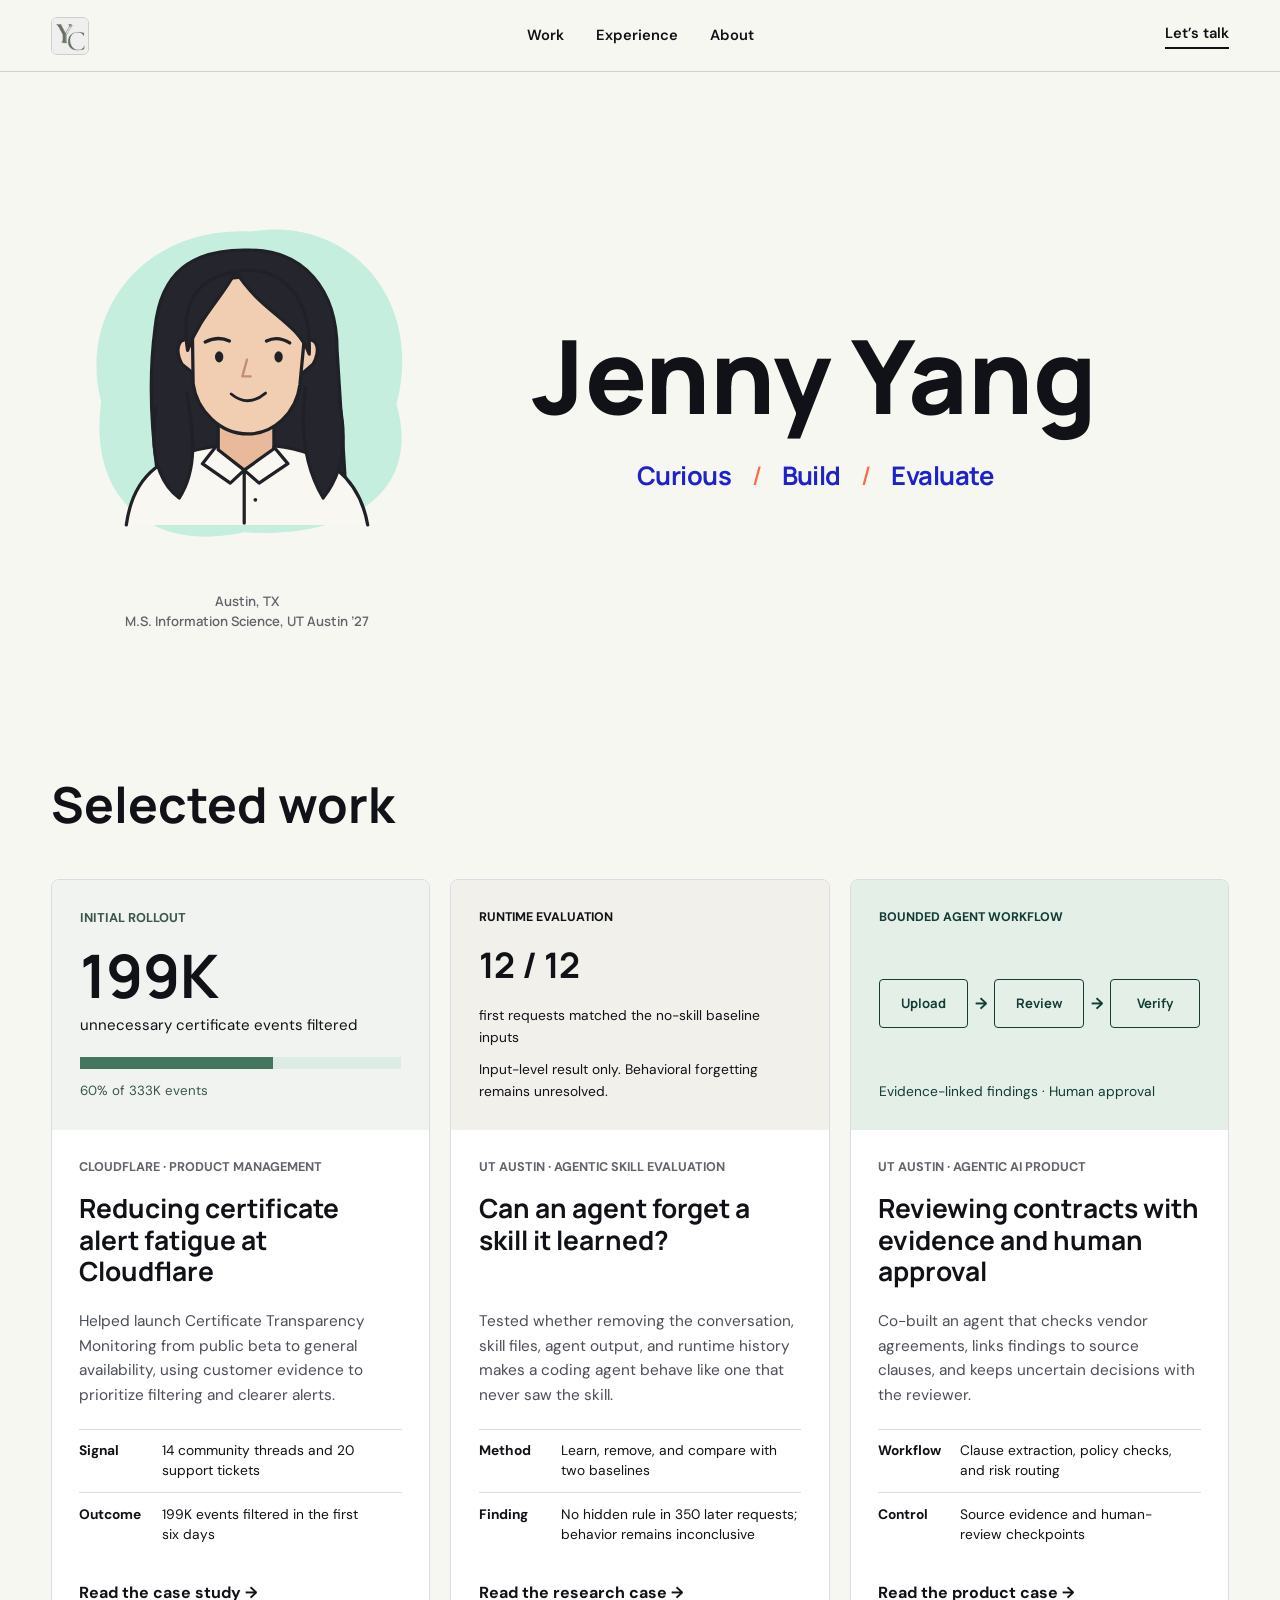
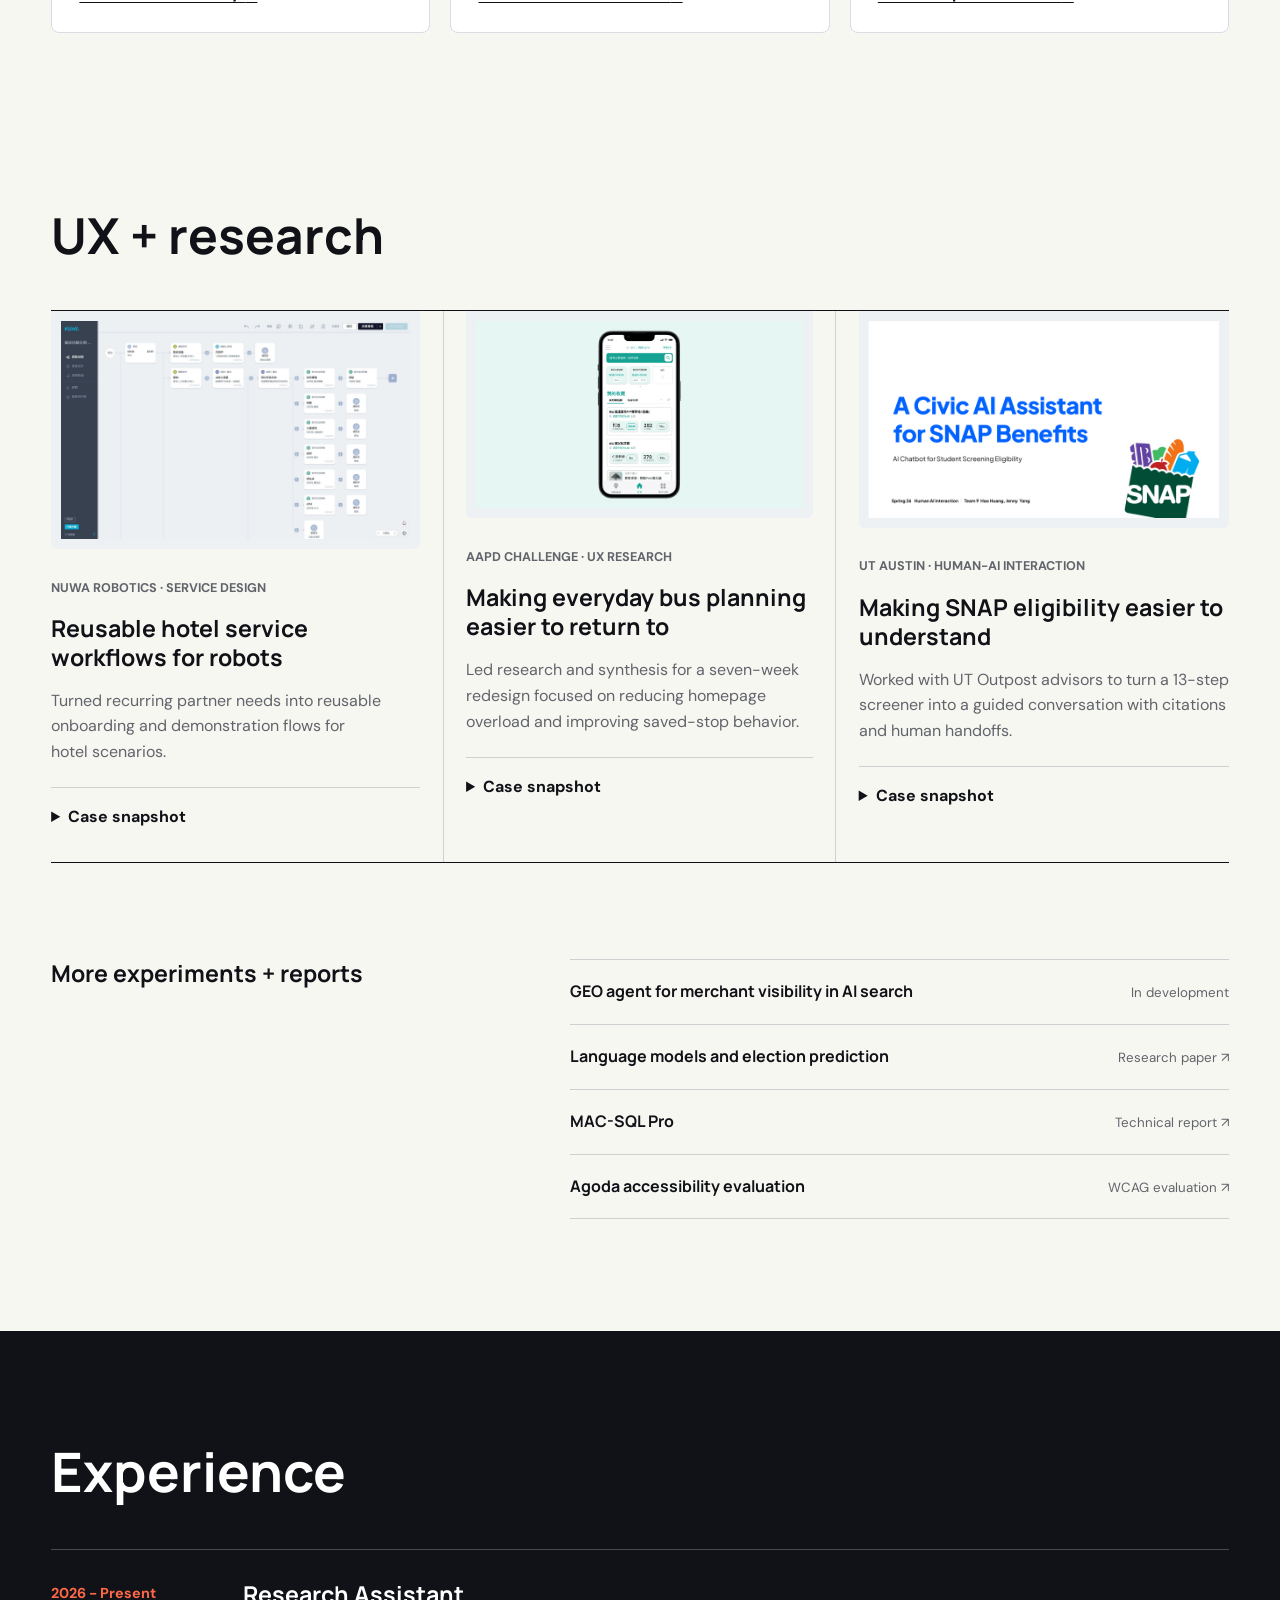
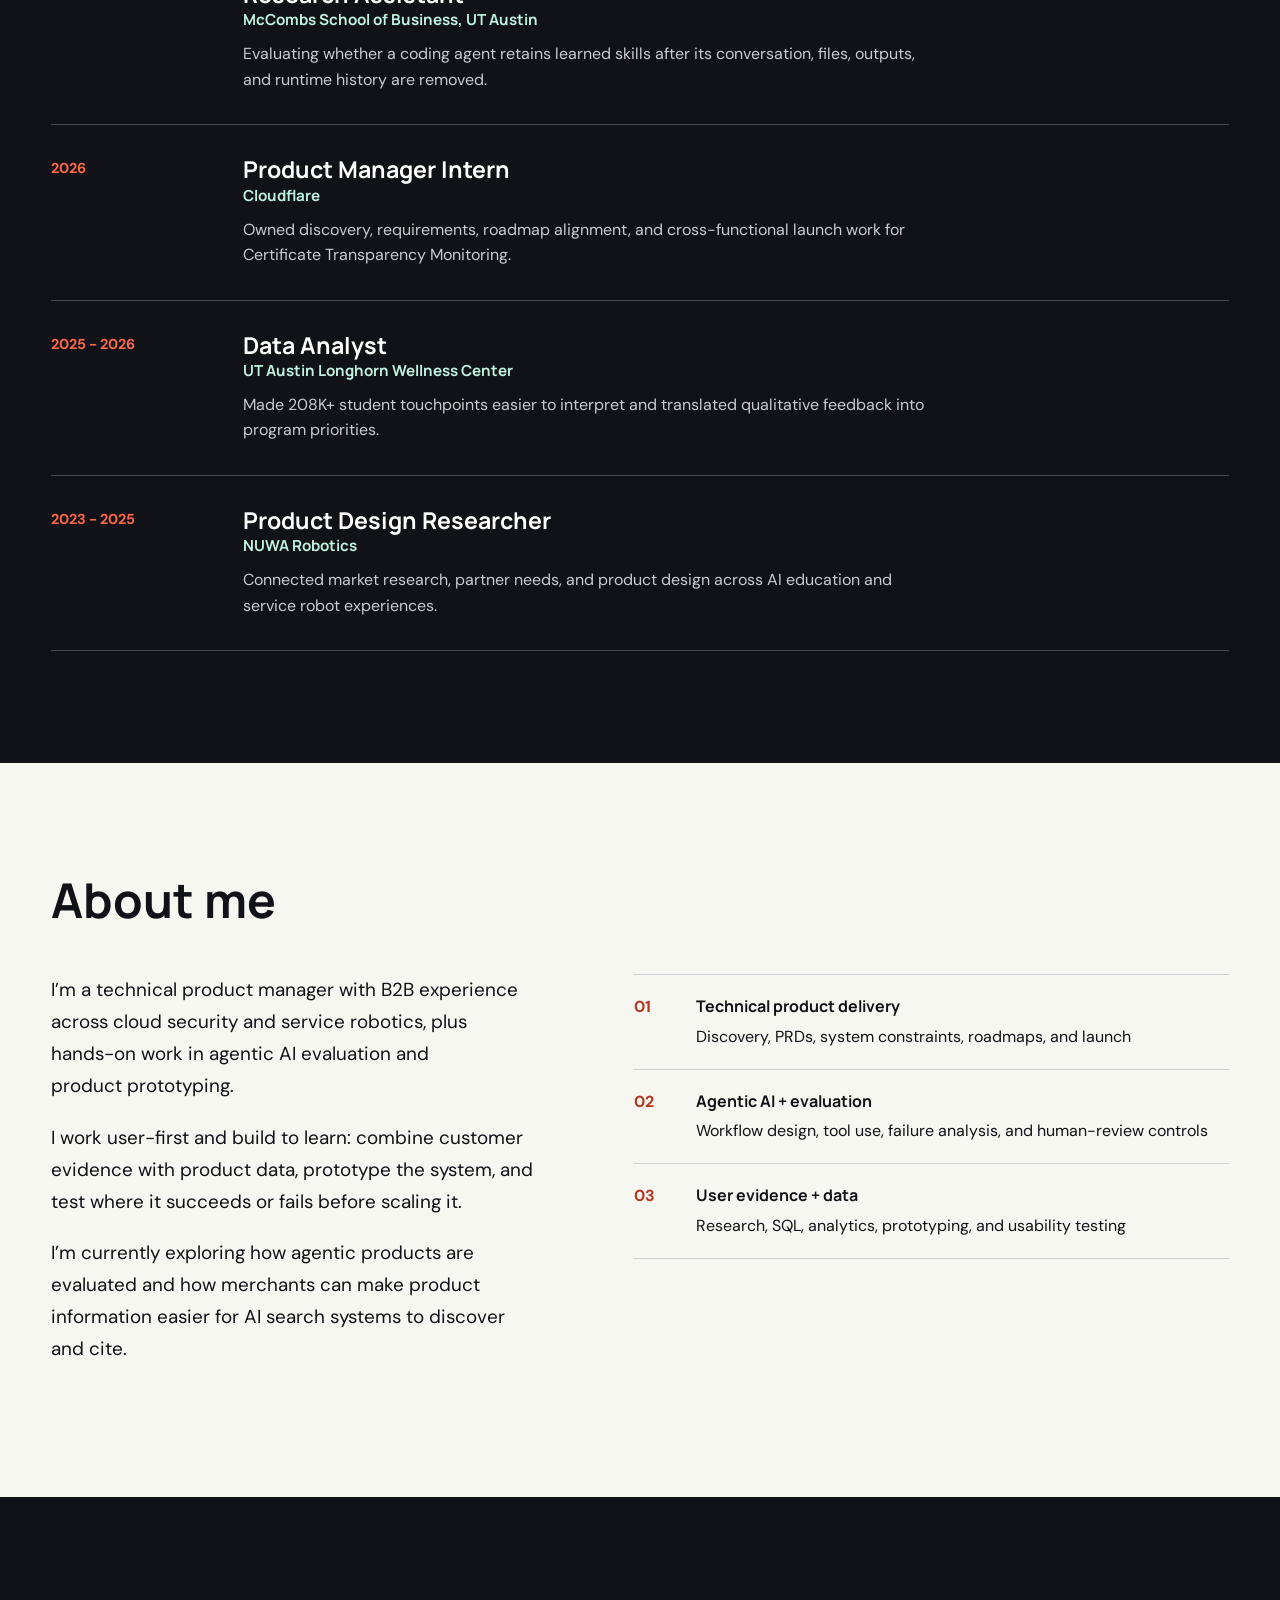
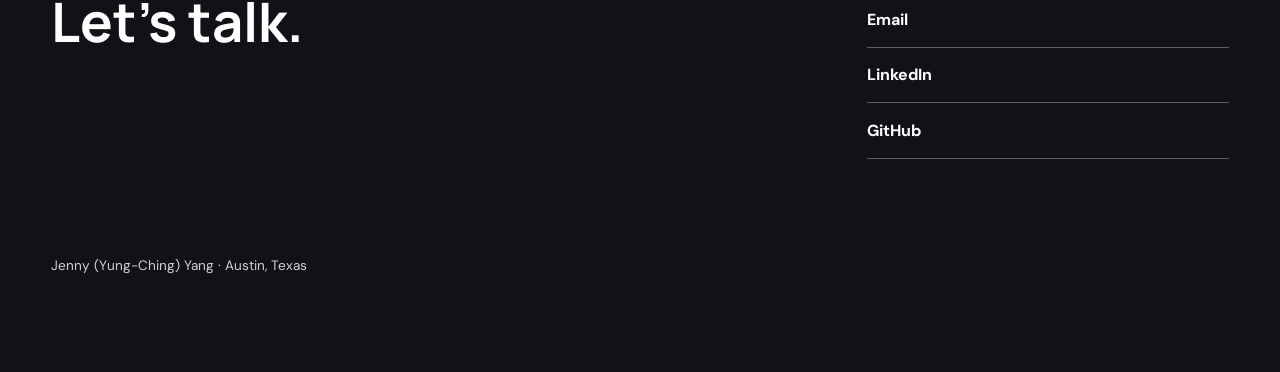
<file: index.html>
<!doctype html>
<html lang="en">
  <head>
    <meta charset="UTF-8" />
    <meta name="viewport" content="width=device-width, initial-scale=1.0" />
    <meta
      name="description"
      content="Jenny Yang is a technical product manager with experience in cloud security, agentic AI evaluation, B2B robotics, and human-centered product development."
    />
    <meta name="author" content="Jenny (Yung-Ching) Yang" />
    <link rel="canonical" href="https://jjjjeny.github.io/" />
    <meta property="og:type" content="website" />
    <meta property="og:title" content="Jenny Yang | Technical Product Manager" />
    <meta property="og:description" content="Product case studies across cloud security, agentic AI evaluation, and human-centered systems." />
    <meta property="og:url" content="https://jjjjeny.github.io/" />
    <meta property="og:image" content="https://jjjjeny.github.io/assets/jenny-headshot.jpg" />
    <meta name="twitter:card" content="summary_large_image" />
    <title>Jenny Yang | Technical Product Manager</title>
    <link rel="icon" type="image/webp" href="assets/yc-icon.webp" />
    <link rel="preconnect" href="https://fonts.googleapis.com" />
    <link rel="preconnect" href="https://fonts.gstatic.com" crossorigin />
    <link
      href="https://fonts.googleapis.com/css2?family=DM+Sans:wght@400;500;600;700&amp;family=Manrope:wght@400;500;600;700;800&amp;display=swap"
      rel="stylesheet"
    />
    <link rel="stylesheet" href="styles.css?v=20261117-quiet" />
    <script type="application/ld+json">
      {
        "@context": "https://schema.org",
        "@type": "Person",
        "name": "Jenny Yang",
        "alternateName": "Yung-Ching Yang",
        "url": "https://jjjjeny.github.io/",
        "image": "https://jjjjeny.github.io/assets/jenny-headshot.jpg",
        "jobTitle": "Technical Product Manager",
        "alumniOf": [
          {"@type": "CollegeOrUniversity", "name": "The University of Texas at Austin"},
          {"@type": "CollegeOrUniversity", "name": "National Taiwan University"}
        ],
        "sameAs": [
          "https://www.linkedin.com/in/jenny-y/",
          "https://github.com/JJJJeny"
        ],
        "knowsAbout": [
          "Product Management",
          "Cloud Security",
          "Agentic AI",
          "AI Evaluation",
          "Generative Engine Optimization",
          "Human-Computer Interaction",
          "B2B SaaS"
        ]
      }
    </script>
  </head>
  <body>
    <a class="skip-link" href="#work">Skip to selected work</a>

    <header class="site-header">
      <a class="wordmark" href="#top" aria-label="Jenny Yang, home">
        <img src="assets/yc-icon.webp" alt="" width="225" height="225" />
      </a>
      <nav aria-label="Primary navigation" data-section-nav>
        <a href="#work">Work</a>
        <a href="#experience">Experience</a>
        <a href="#about">About</a>
      </nav>
      <a class="header-link" href="#contact">Let&rsquo;s talk</a>
    </header>

    <main id="top">
      <section class="hero" aria-labelledby="hero-title">
        <div class="hero-copy">
          <h1 id="hero-title">Jenny Yang</h1>
          <p class="hero-values" aria-label="Curious, build, evaluate">
            <span>Curious</span><span>Build</span><span>Evaluate</span>
          </p>
        </div>

        <div class="portrait-wrap">
          <button class="avatar-stage" type="button" aria-label="Say hi to Jenny">
            <svg class="jenny-avatar" viewBox="0 0 420 420" fill="none" aria-hidden="true">
              <path d="M53 233C27 132 103 42 215 49C319 32 401 121 371 235C399 332 317 380 207 373C102 396 39 332 53 233Z" fill="#C5EEDF"/>
              <g stroke="#202127" stroke-width="3.5" stroke-linecap="round" stroke-linejoin="round">
                <path d="M113 305C108 267 103 213 111 153C117 93 151 68 210 69C272 68 307 112 307 177L316 320Z" fill="#25262D"/>
                <path d="M80 365C88 307 123 288 178 280H240C295 286 331 314 340 365" fill="#F8F7F2"/>
                <path d="M179 247V284L207 306L239 283V246" fill="#E8B99A"/>
                <path d="M153 169C135 158 132 177 140 192L155 204M270 169C286 158 290 178 281 192L267 204" fill="#F1CDB2"/>
                <path d="M151 143C151 105 183 98 208 98C245 98 272 125 272 161L267 214C263 245 238 267 211 267C181 267 156 242 152 213Z" fill="#F1CDB2"/>
                <path d="M146 177C140 138 146 101 198 92C181 123 159 141 146 177Z" fill="#25262D"/>
                <path d="M198 92C241 84 280 113 277 181C264 145 226 137 198 92Z" fill="#25262D"/>
                <path d="M165 168Q179 161 191 167M231 167Q243 161 256 169"/>
                <g class="avatar-eyes">
                  <g class="avatar-pupils" fill="#202127" stroke="none">
                    <ellipse cx="180" cy="184" rx="4.5" ry="6"/>
                    <ellipse cx="244" cy="184" rx="4.5" ry="6"/>
                  </g>
                </g>
                <path d="M210 187L205 205H214" stroke="#C28D73" stroke-width="2.5"/>
                <path d="M193 224Q211 239 230 223" stroke-width="3"/>
                <path d="M145 223C153 266 157 305 137 336C111 316 106 280 112 239M273 217C266 269 275 307 292 336C313 310 319 277 309 232" fill="#25262D"/>
                <path d="M177 280L162 299L192 320L207 306L223 320L254 299L239 281M207 307V363"/>
                <circle cx="219" cy="338" r="2" fill="#202127" stroke="none"/>
                <g class="avatar-hand">
                  <path d="M302 350L325 280L352 284L342 360" fill="#F8F7F2"/>
                  <path d="M326 285L319 264L306 249Q301 241 308 238Q313 235 323 247L317 215Q315 205 322 204Q329 203 331 215L337 236L336 205Q336 195 343 196Q350 196 350 207L351 236L356 213Q359 204 365 207Q371 209 368 219L363 244L369 232Q374 223 380 228Q385 231 380 240L368 269Q362 285 352 292" fill="#F1CDB2"/>
                </g>
              </g>
              <g class="avatar-greeting">
                <path d="M310 79H370Q383 79 383 92V115Q383 128 370 128H339L325 141V128H310Q297 128 297 115V92Q297 79 310 79Z" fill="#2825D9"/>
                <text x="340" y="111" text-anchor="middle" fill="white" font-size="22" font-family="Arial, sans-serif" font-weight="700">Hi!</text>
              </g>
            </svg>
          </button>
          <p class="portrait-note">Austin, TX<br />M.S. Information Science, UT Austin &rsquo;27</p>
          <span class="visually-hidden avatar-status" role="status"></span>
        </div>
      </section>

      <section class="section work-section" id="work" aria-labelledby="work-title">
        <div class="section-heading">
          <div>
            <h2 id="work-title">Selected work</h2>
          </div>
        </div>

        <div class="selected-work-grid">
          <article class="selected-card">
            <div class="selected-visual cloudflare-summary" aria-label="Certificate Transparency Monitoring outcome summary">
              <p>Initial rollout</p>
              <strong>199K</strong>
              <span>unnecessary certificate events filtered</span>
              <div class="meter" aria-hidden="true"><i></i></div>
              <small>60% of 333K events</small>
            </div>
            <div class="selected-card-copy">
              <p class="project-meta">Cloudflare &middot; Product management</p>
              <h3><a href="projects/cloudflare/">Reducing certificate alert fatigue at Cloudflare</a></h3>
              <p>Helped launch Certificate Transparency Monitoring from public beta to general availability, using customer evidence to prioritize filtering and clearer alerts.</p>
              <dl class="project-evidence">
                <div><dt>Signal</dt><dd>14 community threads and 20 support tickets</dd></div>
                <div><dt>Outcome</dt><dd>199K events filtered in the first six days</dd></div>
              </dl>
              <a class="text-link" href="projects/cloudflare/">Read the case study <span aria-hidden="true">&rarr;</span></a>
            </div>
          </article>

          <article class="selected-card">
            <div class="selected-visual evaluation-summary" aria-label="Agentic unlearning evaluation design summary">
              <p>Runtime evaluation</p>
              <strong>12 / 12</strong>
              <span>first requests matched the no-skill baseline inputs</span>
              <small>Input-level result only. Behavioral forgetting remains unresolved.</small>
            </div>
            <div class="selected-card-copy">
              <p class="project-meta">UT Austin &middot; Agentic skill evaluation</p>
              <h3><a href="projects/agentic-unlearning/">Can an agent forget a skill it learned?</a></h3>
              <p>Tested whether removing the conversation, skill files, agent output, and runtime history makes a coding agent behave like one that never saw the skill.</p>
              <dl class="project-evidence">
                <div><dt>Method</dt><dd>Learn, remove, and compare with two baselines</dd></div>
                <div><dt>Finding</dt><dd>No hidden rule in 350 later requests; behavior remains inconclusive</dd></div>
              </dl>
              <a class="text-link" href="projects/agentic-unlearning/">Read the research case <span aria-hidden="true">&rarr;</span></a>
            </div>
          </article>

          <article class="selected-card">
            <div class="selected-visual agent-summary" aria-label="Contract Review Agent workflow">
              <p>Bounded agent workflow</p>
              <div class="agent-flow" aria-hidden="true">
                <span>Upload</span><b>&rarr;</b><span>Review</span><b>&rarr;</b><span>Verify</span>
              </div>
              <small>Evidence-linked findings &middot; Human approval</small>
            </div>
            <div class="selected-card-copy">
              <p class="project-meta">UT Austin &middot; Agentic AI product</p>
              <h3><a href="projects/contract-review-agent/">Reviewing contracts with evidence and human approval</a></h3>
              <p>Co-built an agent that checks vendor agreements, links findings to source clauses, and keeps uncertain decisions with the reviewer.</p>
              <dl class="project-evidence">
                <div><dt>Workflow</dt><dd>Clause extraction, policy checks, and risk routing</dd></div>
                <div><dt>Control</dt><dd>Source evidence and human-review checkpoints</dd></div>
              </dl>
              <a class="text-link" href="projects/contract-review-agent/">Read the product case <span aria-hidden="true">&rarr;</span></a>
            </div>
          </article>
        </div>
      </section>

      <section class="section additional-work" aria-labelledby="additional-title">
        <div class="section-heading">
          <div>
            <h2 id="additional-title">UX + research</h2>
          </div>
        </div>

        <div class="project-grid">
          <article class="project-card">
            <img src="assets/roflow.jpg" alt="NUWA Roflow hotel service robot workflow" width="1500" height="937" />
            <div class="project-card-copy">
              <p class="project-meta">NUWA Robotics &middot; Service design</p>
              <h3>Reusable hotel service workflows for robots</h3>
              <p>Turned recurring partner needs into reusable onboarding and demonstration flows for hotel scenarios.</p>
              <details>
                <summary>Case snapshot</summary>
                <p><strong>Problem:</strong> Sales teams needed a repeatable way to demonstrate service robots in realistic hotel journeys.</p>
                <p><strong>Approach:</strong> Mapped guest journeys, defined service moments, and built modular workflows in NUWA Roflow.</p>
                <p><strong>Result:</strong> Standardized three recurring use cases for partner onboarding and demos across Taiwan and the U.S.</p>
              </details>
            </div>
          </article>

          <article class="project-card">
            <img src="assets/bus-plus.png" alt="Bus Plus mobile app redesign" width="1500" height="862" />
            <div class="project-card-copy">
              <p class="project-meta">AAPD Challenge &middot; UX research</p>
              <h3>Making everyday bus planning easier to return to</h3>
              <p>Led research and synthesis for a seven-week redesign focused on reducing homepage overload and improving saved-stop behavior.</p>
              <details>
                <summary>Case snapshot</summary>
                <p><strong>Evidence:</strong> 49 survey responses plus interviews and scenario-based usability tasks.</p>
                <p><strong>Decision:</strong> Prioritized a destination-based stop model after finding that non-fixed trips made route-based favorites less useful.</p>
                <p><strong>Recognition:</strong> 2023 AAPD Merit and Popular Awards.</p>
              </details>
            </div>
          </article>

          <article class="project-card">
            <img src="assets/snap-cover.png" alt="Civic AI Assistant for SNAP Benefits project" width="1600" height="900" />
            <div class="project-card-copy">
              <p class="project-meta">UT Austin &middot; Human-AI interaction</p>
              <h3>Making SNAP eligibility easier to understand</h3>
              <p>Worked with UT Outpost advisors to turn a 13-step screener into a guided conversation with citations and human handoffs.</p>
              <details>
                <summary>Case snapshot</summary>
                <p><strong>Problem:</strong> Students had to interpret a long eligibility form before knowing which questions mattered to their situation.</p>
                <p><strong>Approach:</strong> Mapped applicant pain points and designed targeted follow-ups, verified citations, uncertainty disclosures, and advisor handoffs.</p>
                <p><strong>Prototype:</strong> Built and tested the interaction using Figma, Claude Code, and the Anthropic API.</p>
              </details>
            </div>
          </article>
        </div>

        <div class="research-row" aria-labelledby="research-title">
          <div>
            <h3 id="research-title">More experiments + reports</h3>
          </div>
          <div class="research-links">
            <div class="research-item"><span>GEO agent for merchant visibility in AI search</span><small>In development</small></div>
            <a href="assets/llm-election.pdf" target="_blank" rel="noreferrer"><span>Language models and election prediction</span><small>Research paper &nearr;</small></a>
            <a href="assets/mac-sql.pdf" target="_blank" rel="noreferrer"><span>MAC-SQL Pro</span><small>Technical report &nearr;</small></a>
            <a href="assets/agoda.pdf" target="_blank" rel="noreferrer"><span>Agoda accessibility evaluation</span><small>WCAG evaluation &nearr;</small></a>
          </div>
        </div>
      </section>

      <section class="experience-band" id="experience" aria-labelledby="experience-title">
        <div class="section experience-inner">
          <div class="section-heading section-heading-light">
            <div>
              <h2 id="experience-title">Experience</h2>
            </div>
          </div>

          <div class="timeline">
            <article>
              <p class="timeline-date">2026 - Present</p>
              <div>
                <h3>Research Assistant <span>McCombs School of Business, UT Austin</span></h3>
                <p>Evaluating whether a coding agent retains learned skills after its conversation, files, outputs, and runtime history are removed.</p>
              </div>
            </article>
            <article>
              <p class="timeline-date">2026</p>
              <div>
                <h3>Product Manager Intern <span>Cloudflare</span></h3>
                <p>Owned discovery, requirements, roadmap alignment, and cross-functional launch work for Certificate Transparency Monitoring.</p>
              </div>
            </article>
            <article>
              <p class="timeline-date">2025 - 2026</p>
              <div>
                <h3>Data Analyst <span>UT Austin Longhorn Wellness Center</span></h3>
                <p>Made 208K+ student touchpoints easier to interpret and translated qualitative feedback into program priorities.</p>
              </div>
            </article>
            <article>
              <p class="timeline-date">2023 - 2025</p>
              <div>
                <h3>Product Design Researcher <span>NUWA Robotics</span></h3>
                <p>Connected market research, partner needs, and product design across AI education and service robot experiences.</p>
              </div>
            </article>
          </div>

        </div>
      </section>

      <section class="section about-section" id="about" aria-labelledby="about-title">
        <div class="section-heading">
          <div>
            <h2 id="about-title">About me</h2>
          </div>
        </div>
        <div class="about-grid">
          <div class="about-copy">
            <p>
              I&rsquo;m a technical product manager with B2B experience across cloud security and
              service robotics, plus hands-on work in agentic AI evaluation and product prototyping.
            </p>
            <p>
              I work user-first and build to learn: combine customer evidence with product data,
              prototype the system, and test where it succeeds or fails before scaling it.
            </p>
            <p>
              I&rsquo;m currently exploring how agentic products are evaluated and how merchants can
              make product information easier for AI search systems to discover and cite.
            </p>
          </div>
          <div class="capability-list" aria-label="Core capabilities">
            <div><span>01</span><p><strong>Technical product delivery</strong>Discovery, PRDs, system constraints, roadmaps, and launch</p></div>
            <div><span>02</span><p><strong>Agentic AI + evaluation</strong>Workflow design, tool use, failure analysis, and human-review controls</p></div>
            <div><span>03</span><p><strong>User evidence + data</strong>Research, SQL, analytics, prototyping, and usability testing</p></div>
          </div>
        </div>
      </section>
    </main>

    <footer class="site-footer" id="contact">
      <div>
        <h2>Let&rsquo;s talk.</h2>
      </div>
      <div class="footer-links">
        <a href="mailto:yungching68@gmail.com">Email</a>
        <a href="https://www.linkedin.com/in/jenny-y/" target="_blank" rel="noreferrer">LinkedIn</a>
        <a href="https://github.com/JJJJeny" target="_blank" rel="noreferrer">GitHub</a>
      </div>
      <p class="footer-note">Jenny (Yung-Ching) Yang &middot; Austin, Texas</p>
    </footer>

    <script src="avatar.js?v=20261117-2" defer></script>
    <script src="navigation.js" defer></script>
    <!-- Cloudflare Web Analytics -->
    <script
      type="module"
      src="https://static.cloudflareinsights.com/beacon.min.js"
      data-cf-beacon='{"token":"53c2a39190c344d6ad4bfcebeba88fe5"}'
    ></script>
    <!-- End Cloudflare Web Analytics -->
  </body>
</html>
</file>
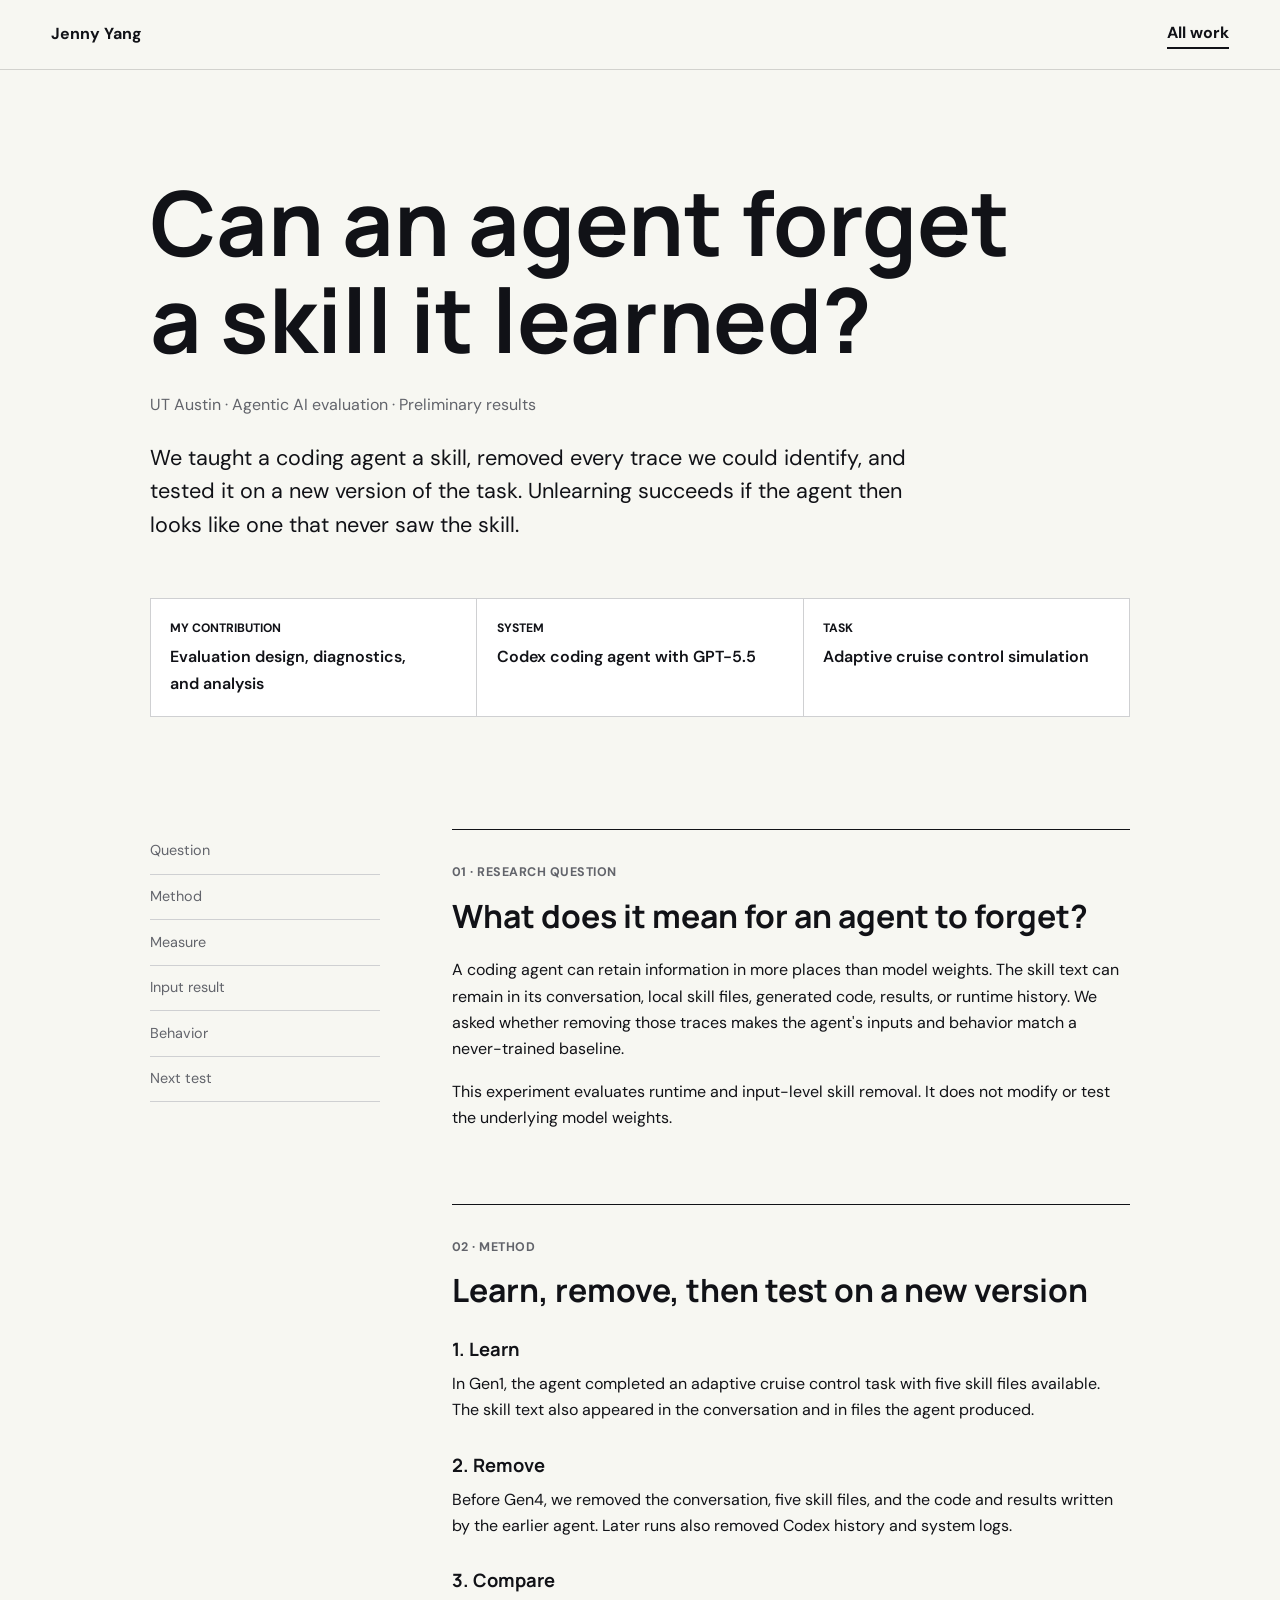
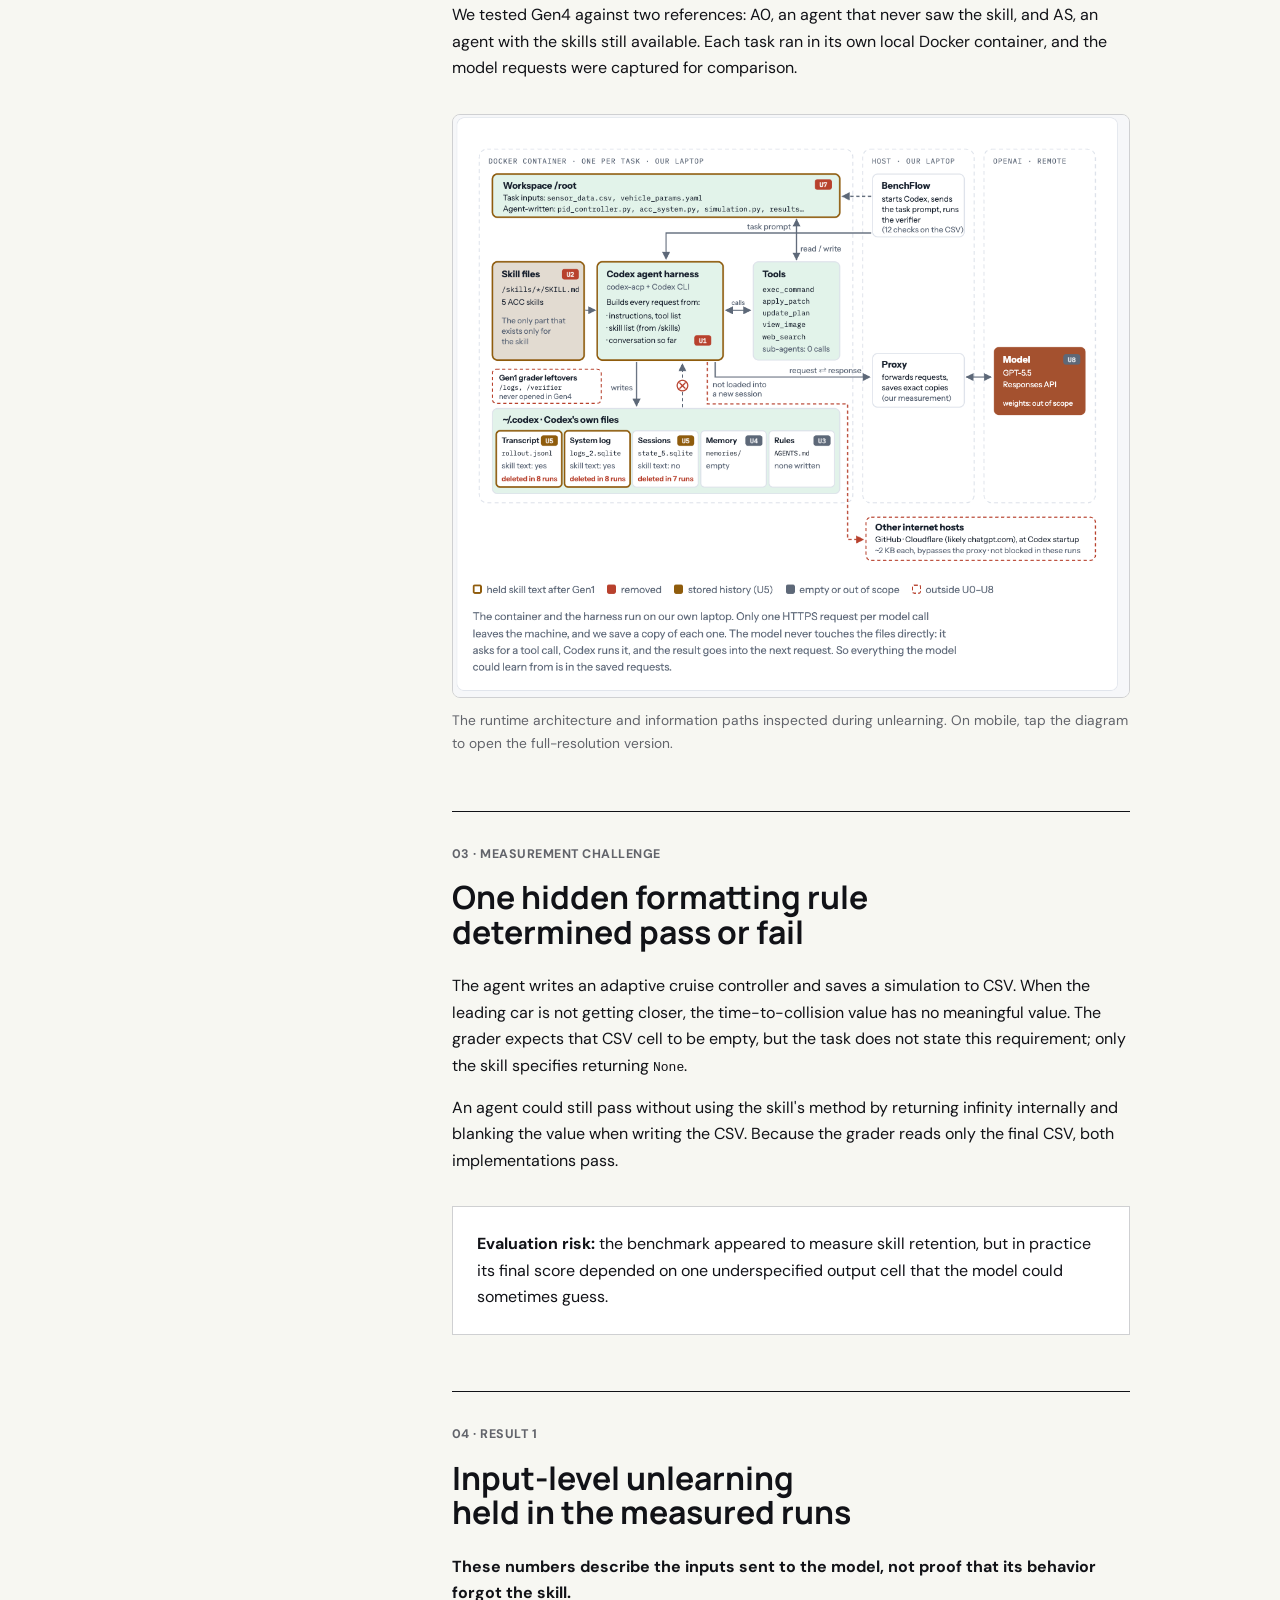
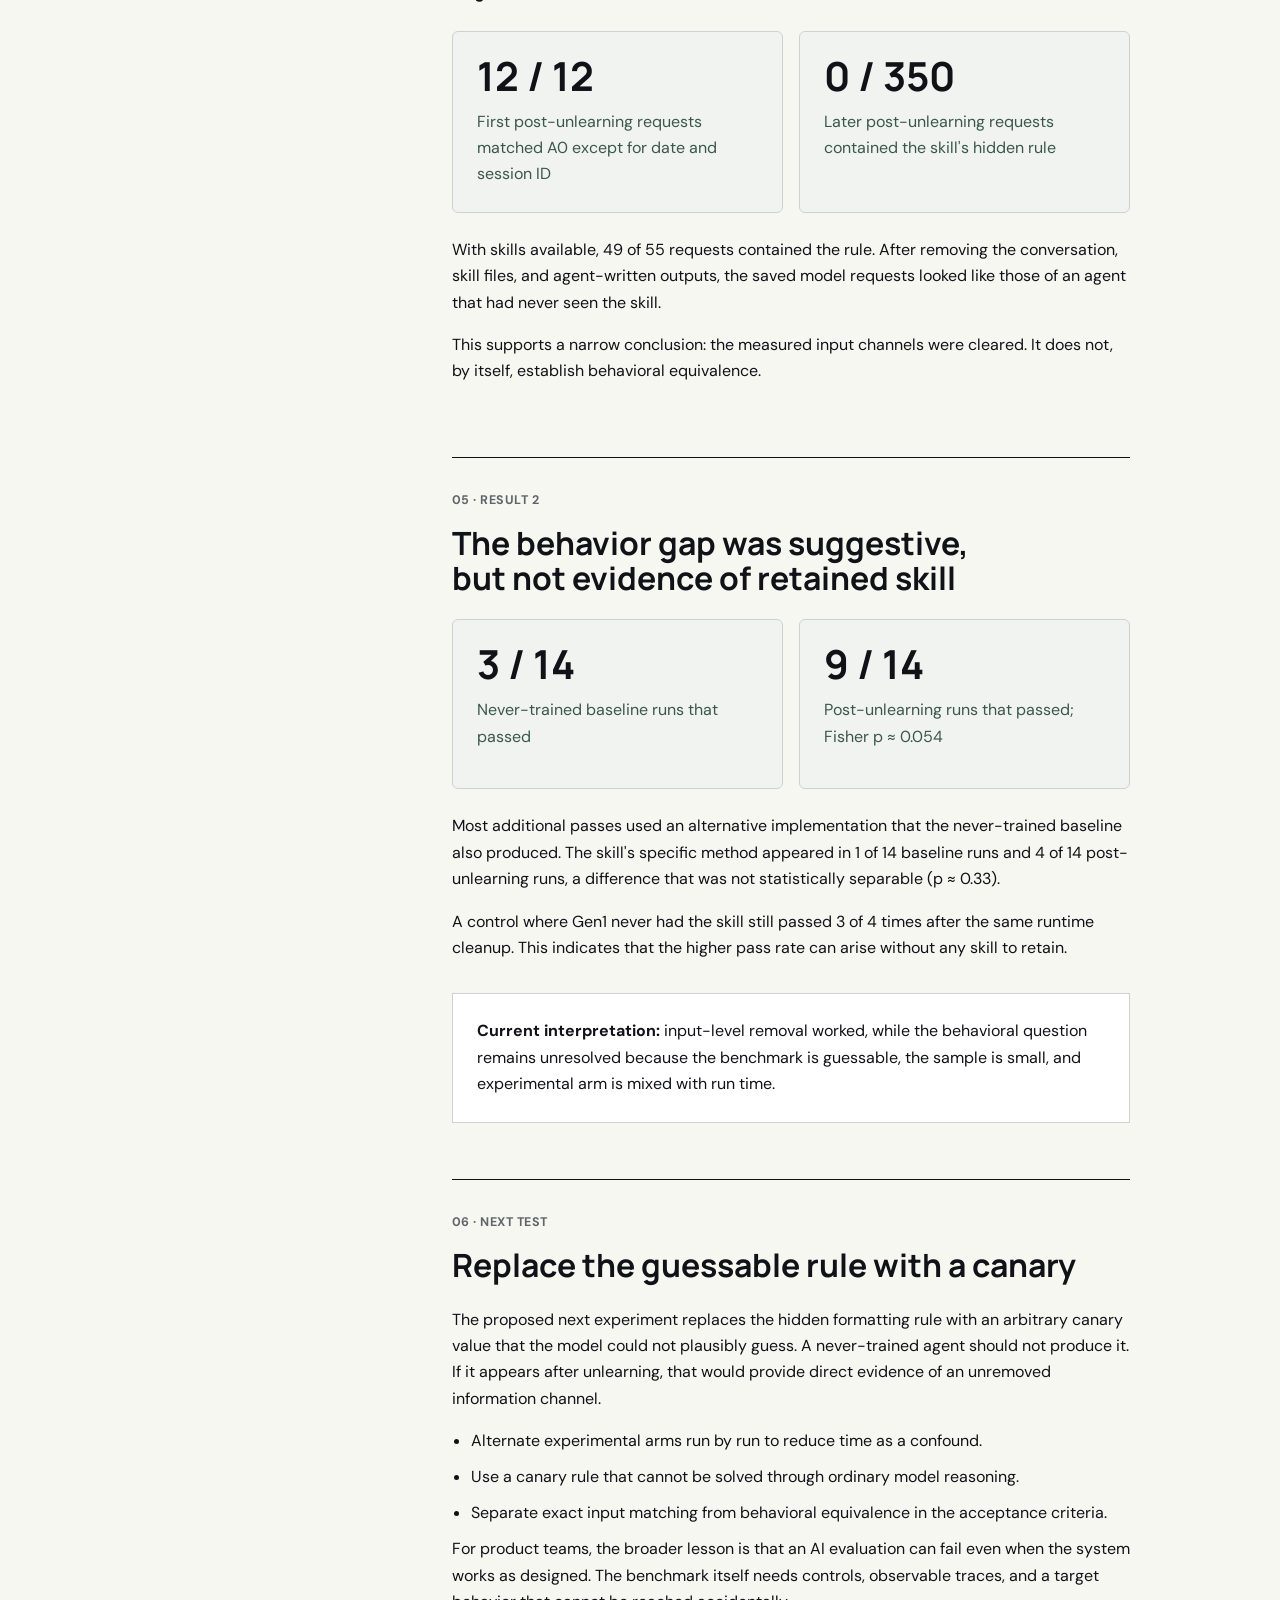
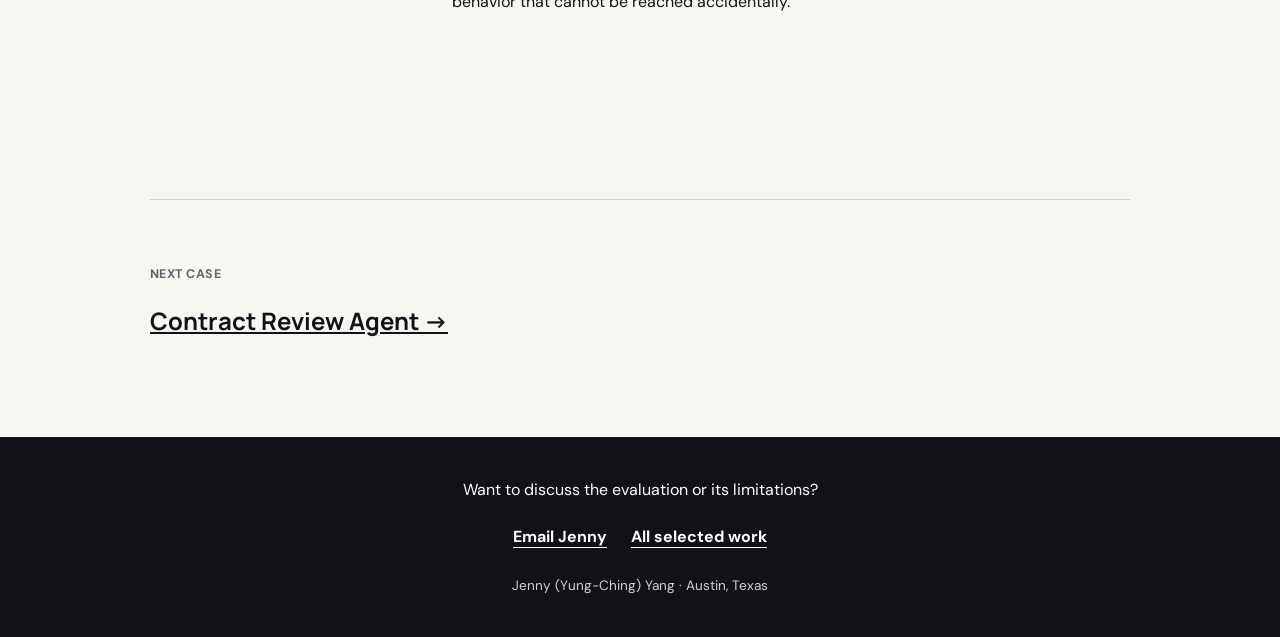
<file: projects/agentic-unlearning/index.html>
<!doctype html>
<html lang="en">
  <head>
    <meta charset="UTF-8" />
    <meta name="viewport" content="width=device-width, initial-scale=1.0" />
    <meta name="description" content="Jenny Yang evaluated whether a coding agent forgets a learned skill after its conversation, skill files, outputs, and runtime history are removed." />
    <meta name="author" content="Jenny (Yung-Ching) Yang" />
    <link rel="canonical" href="https://jjjjeny.github.io/projects/agentic-unlearning/" />
    <meta property="og:type" content="article" />
    <meta property="og:title" content="Agentic Skill Unlearning Evaluation | Jenny Yang" />
    <meta property="og:description" content="A runtime evaluation of whether removing an agent's skill traces makes it behave like an agent that never saw the skill." />
    <meta property="og:url" content="https://jjjjeny.github.io/projects/agentic-unlearning/" />
    <meta property="og:image" content="https://jjjjeny.github.io/assets/jenny-headshot.jpg" />
    <title>Agentic Skill Unlearning Evaluation | Jenny Yang</title>
    <link rel="icon" type="image/webp" href="../../assets/yc-icon.webp" />
    <link rel="preconnect" href="https://fonts.googleapis.com" />
    <link rel="preconnect" href="https://fonts.gstatic.com" crossorigin />
    <link href="https://fonts.googleapis.com/css2?family=DM+Sans:wght@400;500;600;700&amp;family=Manrope:wght@500;600;700;800&amp;display=swap" rel="stylesheet" />
    <link rel="stylesheet" href="../../project.css?v=20261117-quiet" />
    <script type="application/ld+json">
      {"@context":"https://schema.org","@type":"ResearchProject","name":"Agentic Skill Unlearning Evaluation","author":{"@type":"Person","name":"Jenny Yang","url":"https://jjjjeny.github.io/"},"url":"https://jjjjeny.github.io/projects/agentic-unlearning/","about":["Agentic AI","AI evaluation","Skill unlearning","Runtime evaluation","Coding agents"]}
    </script>
  </head>
  <body>
    <header class="site-header"><a href="../../">Jenny Yang</a><a href="../../#work">All work</a></header>
    <main>
      <section class="case-hero">
        <h1>Can an agent forget a skill it learned?</h1>
        <p class="case-context">UT Austin &middot; Agentic AI evaluation &middot; Preliminary results</p>
        <p class="dek">We taught a coding agent a skill, removed every trace we could identify, and tested it on a new version of the task. Unlearning succeeds if the agent then looks like one that never saw the skill.</p>
        <dl class="case-facts">
          <div><dt>My contribution</dt><dd>Evaluation design, diagnostics, and analysis</dd></div>
          <div><dt>System</dt><dd>Codex coding agent with GPT-5.5</dd></div>
          <div><dt>Task</dt><dd>Adaptive cruise control simulation</dd></div>
        </dl>
      </section>

      <div class="case-body">
        <nav class="case-nav" aria-label="Case study sections" data-section-nav>
          <a href="#question">Question</a><a href="#method">Method</a><a href="#measure">Measure</a><a href="#input-result">Input result</a><a href="#behavior">Behavior</a><a href="#next">Next test</a>
        </nav>
        <article class="case-content">
          <section id="question">
            <p class="eyebrow">01 &middot; Research question</p>
            <h2>What does it mean for an agent to forget?</h2>
            <p>A coding agent can retain information in more places than model weights. The skill text can remain in its conversation, local skill files, generated code, results, or runtime history. We asked whether removing those traces makes the agent's inputs and behavior match a never-trained baseline.</p>
            <p>This experiment evaluates runtime and input-level skill removal. It does not modify or test the underlying model weights.</p>
          </section>

          <section id="method">
            <p class="eyebrow">02 &middot; Method</p>
            <h2>Learn, remove, then test on a new version</h2>
            <h3>1. Learn</h3>
            <p>In Gen1, the agent completed an adaptive cruise control task with five skill files available. The skill text also appeared in the conversation and in files the agent produced.</p>
            <h3>2. Remove</h3>
            <p>Before Gen4, we removed the conversation, five skill files, and the code and results written by the earlier agent. Later runs also removed Codex history and system logs.</p>
            <h3>3. Compare</h3>
            <p>We tested Gen4 against two references: A0, an agent that never saw the skill, and AS, an agent with the skills still available. Each task ran in its own local Docker container, and the model requests were captured for comparison.</p>
            <figure class="architecture-figure">
              <a href="../../assets/agentic-unlearning-architecture.png" target="_blank" rel="noreferrer" aria-label="Open the agentic skill unlearning system architecture at full size">
                <img src="../../assets/agentic-unlearning-architecture.png" alt="System architecture showing the Docker workspace, skill files, Codex agent harness, tools, Codex runtime files, BenchFlow proxy, and remote GPT-5.5 model, with removed and retained information paths marked." width="1099" height="947" />
              </a>
              <figcaption>The runtime architecture and information paths inspected during unlearning. On mobile, tap the diagram to open the full-resolution version.</figcaption>
            </figure>
          </section>

          <section id="measure">
            <p class="eyebrow">03 &middot; Measurement challenge</p>
            <h2>One hidden formatting rule determined pass or fail</h2>
            <p>The agent writes an adaptive cruise controller and saves a simulation to CSV. When the leading car is not getting closer, the time-to-collision value has no meaningful value. The grader expects that CSV cell to be empty, but the task does not state this requirement; only the skill specifies returning <code>None</code>.</p>
            <p>An agent could still pass without using the skill's method by returning infinity internally and blanking the value when writing the CSV. Because the grader reads only the final CSV, both implementations pass.</p>
            <div class="callout"><strong>Evaluation risk:</strong> the benchmark appeared to measure skill retention, but in practice its final score depended on one underspecified output cell that the model could sometimes guess.</div>
          </section>

          <section id="input-result">
            <p class="eyebrow">04 &middot; Result 1</p>
            <h2>Input-level unlearning held in the measured runs</h2>
            <p><strong>These numbers describe the inputs sent to the model, not proof that its behavior forgot the skill.</strong></p>
            <div class="metric-grid">
              <div class="metric"><strong>12 / 12</strong><span>First post-unlearning requests matched A0 except for date and session ID</span></div>
              <div class="metric"><strong>0 / 350</strong><span>Later post-unlearning requests contained the skill's hidden rule</span></div>
            </div>
            <p>With skills available, 49 of 55 requests contained the rule. After removing the conversation, skill files, and agent-written outputs, the saved model requests looked like those of an agent that had never seen the skill.</p>
            <p>This supports a narrow conclusion: the measured input channels were cleared. It does not, by itself, establish behavioral equivalence.</p>
          </section>

          <section id="behavior">
            <p class="eyebrow">05 &middot; Result 2</p>
            <h2>The behavior gap was suggestive, but not evidence of retained skill</h2>
            <div class="metric-grid">
              <div class="metric"><strong>3 / 14</strong><span>Never-trained baseline runs that passed</span></div>
              <div class="metric"><strong>9 / 14</strong><span>Post-unlearning runs that passed; Fisher p ≈ 0.054</span></div>
            </div>
            <p>Most additional passes used an alternative implementation that the never-trained baseline also produced. The skill's specific method appeared in 1 of 14 baseline runs and 4 of 14 post-unlearning runs, a difference that was not statistically separable (p ≈ 0.33).</p>
            <p>A control where Gen1 never had the skill still passed 3 of 4 times after the same runtime cleanup. This indicates that the higher pass rate can arise without any skill to retain.</p>
            <div class="callout"><strong>Current interpretation:</strong> input-level removal worked, while the behavioral question remains unresolved because the benchmark is guessable, the sample is small, and experimental arm is mixed with run time.</div>
          </section>

          <section id="next">
            <p class="eyebrow">06 &middot; Next test</p>
            <h2>Replace the guessable rule with a canary</h2>
            <p>The proposed next experiment replaces the hidden formatting rule with an arbitrary canary value that the model could not plausibly guess. A never-trained agent should not produce it. If it appears after unlearning, that would provide direct evidence of an unremoved information channel.</p>
            <ul>
              <li>Alternate experimental arms run by run to reduce time as a confound.</li>
              <li>Use a canary rule that cannot be solved through ordinary model reasoning.</li>
              <li>Separate exact input matching from behavioral equivalence in the acceptance criteria.</li>
            </ul>
            <p>For product teams, the broader lesson is that an AI evaluation can fail even when the system works as designed. The benchmark itself needs controls, observable traces, and a target behavior that cannot be reached accidentally.</p>
          </section>
        </article>
      </div>
      <div class="next-project"><p class="eyebrow">Next case</p><a href="../contract-review-agent/">Contract Review Agent &rarr;</a></div>
    </main>
    <footer><p>Want to discuss the evaluation or its limitations?</p><a href="mailto:yungching68@gmail.com">Email Jenny</a><a href="../../#work">All selected work</a><p class="footer-identity">Jenny (Yung-Ching) Yang &middot; Austin, Texas</p></footer>
    <script src="../../navigation.js" defer></script>
  </body>
</html>
</file>
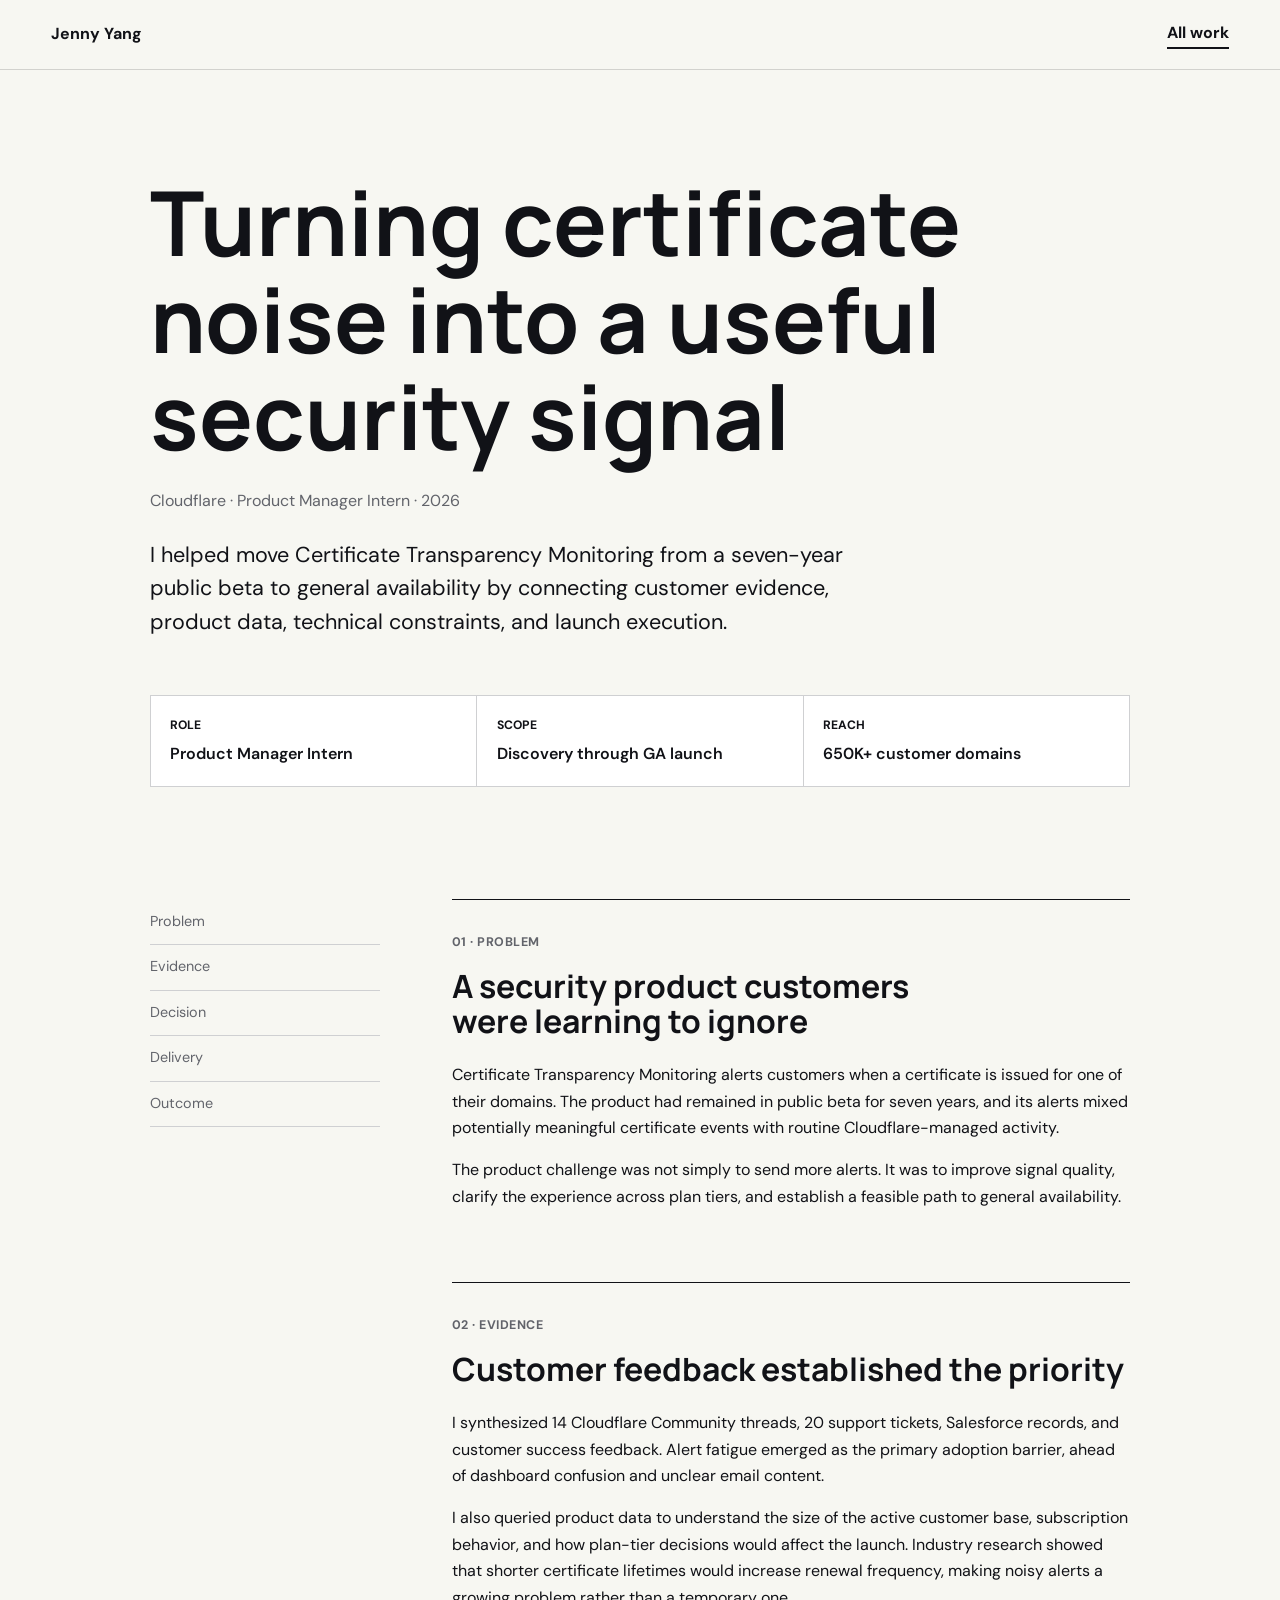
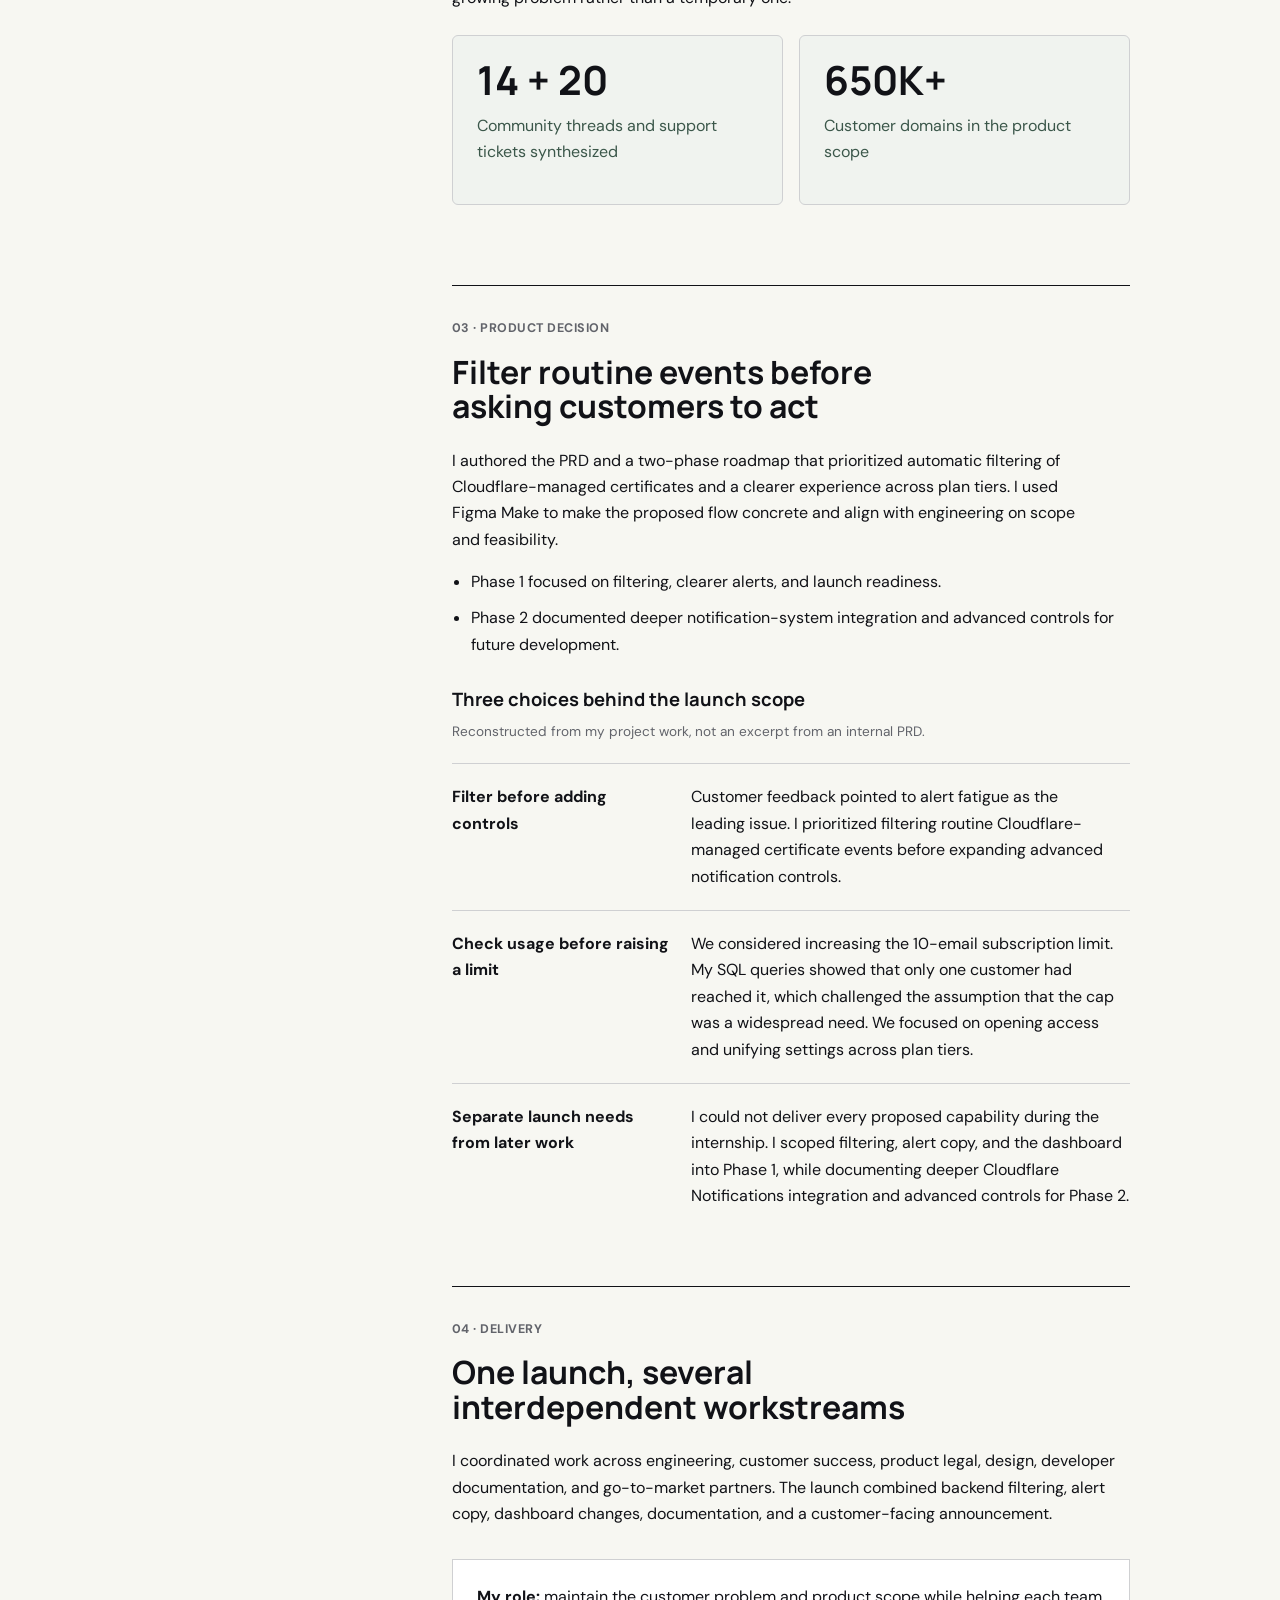
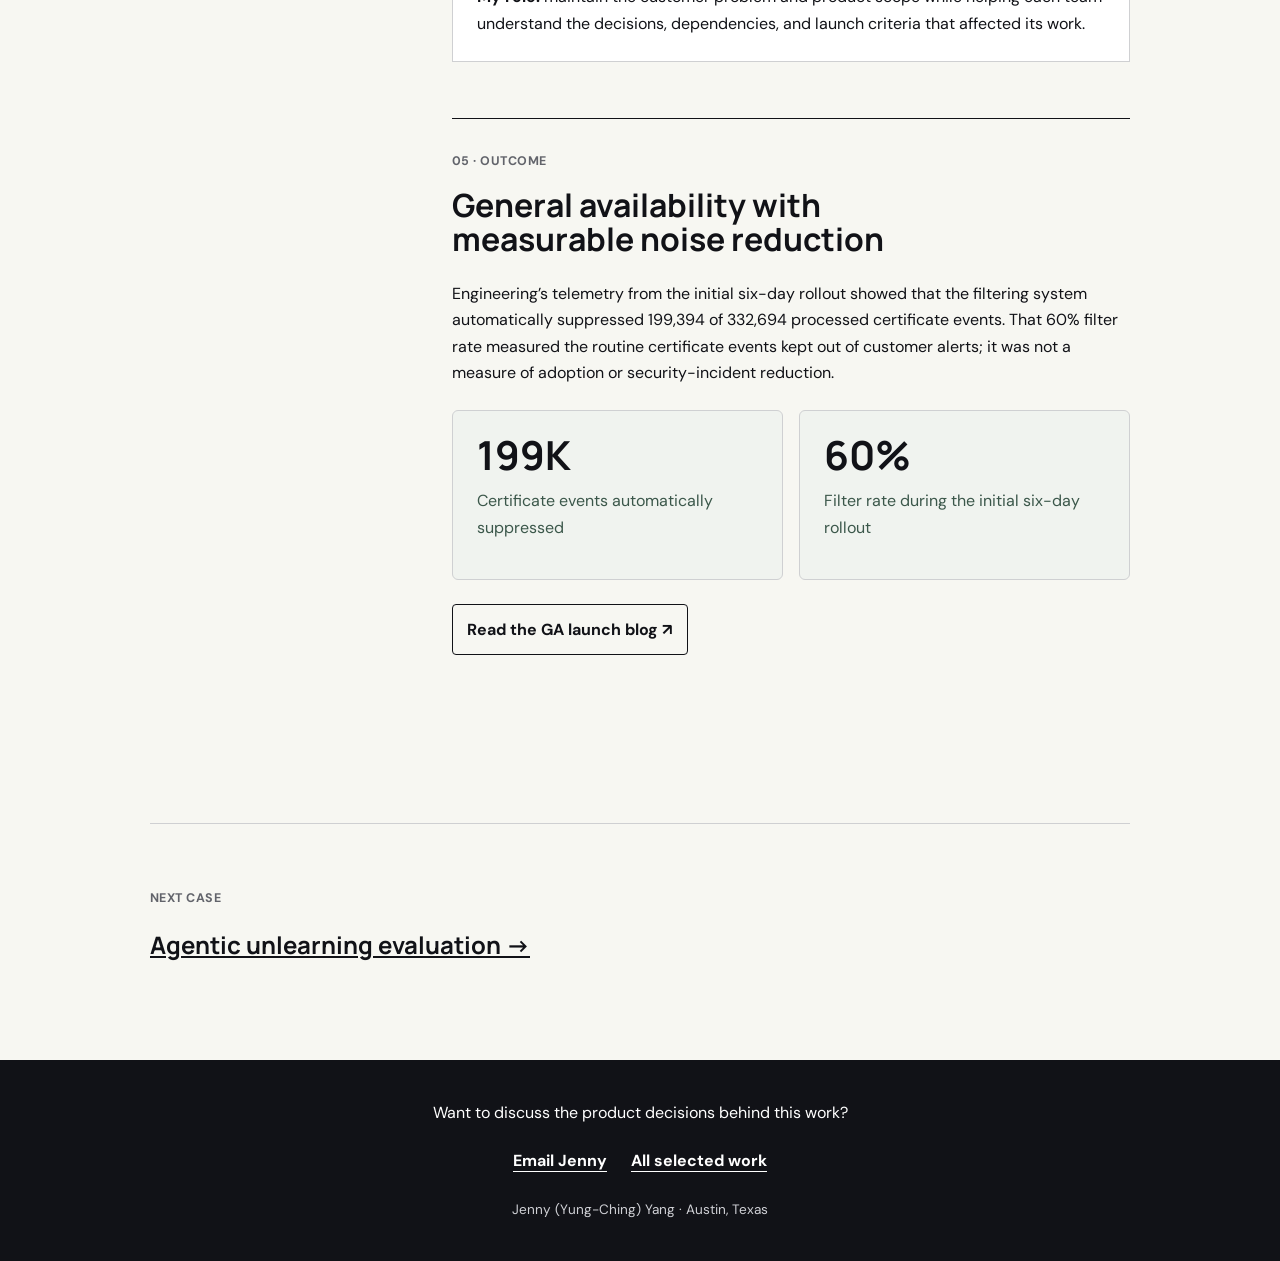
<file: projects/cloudflare/index.html>
<!doctype html>
<html lang="en">
  <head>
    <meta charset="UTF-8" />
    <meta name="viewport" content="width=device-width, initial-scale=1.0" />
    <meta name="description" content="How Jenny Yang used customer evidence, product data, and cross-functional execution to help move Cloudflare Certificate Transparency Monitoring from public beta to general availability." />
    <meta name="author" content="Jenny (Yung-Ching) Yang" />
    <link rel="canonical" href="https://jjjjeny.github.io/projects/cloudflare/" />
    <meta property="og:type" content="article" />
    <meta property="og:title" content="Cloudflare Certificate Transparency Monitoring | Jenny Yang" />
    <meta property="og:description" content="A technical product management case study in cloud security, alert quality, and general availability." />
    <meta property="og:url" content="https://jjjjeny.github.io/projects/cloudflare/" />
    <meta property="og:image" content="https://jjjjeny.github.io/assets/jenny-headshot.jpg" />
    <title>Cloudflare Certificate Transparency Monitoring | Jenny Yang</title>
    <link rel="icon" type="image/webp" href="../../assets/yc-icon.webp" />
    <link rel="preconnect" href="https://fonts.googleapis.com" />
    <link rel="preconnect" href="https://fonts.gstatic.com" crossorigin />
    <link href="https://fonts.googleapis.com/css2?family=DM+Sans:wght@400;500;600;700&amp;family=Manrope:wght@500;600;700;800&amp;display=swap" rel="stylesheet" />
    <link rel="stylesheet" href="../../project.css?v=20261117-quiet" />
    <script type="application/ld+json">
      {"@context":"https://schema.org","@type":"CreativeWork","name":"Cloudflare Certificate Transparency Monitoring: From Public Beta to General Availability","author":{"@type":"Person","name":"Jenny Yang","url":"https://jjjjeny.github.io/"},"url":"https://jjjjeny.github.io/projects/cloudflare/","about":["Product management","Cloud security","Certificate Transparency","Alert fatigue"]}
    </script>
  </head>
  <body>
    <header class="site-header"><a href="../../">Jenny Yang</a><a href="../../#work">All work</a></header>
    <main>
      <section class="case-hero">
        <h1>Turning certificate noise into a useful security signal</h1>
        <p class="case-context">Cloudflare &middot; Product Manager Intern &middot; 2026</p>
        <p class="dek">I helped move Certificate Transparency Monitoring from a seven-year public beta to general availability by connecting customer evidence, product data, technical constraints, and launch execution.</p>
        <dl class="case-facts">
          <div><dt>Role</dt><dd>Product Manager Intern</dd></div>
          <div><dt>Scope</dt><dd>Discovery through GA launch</dd></div>
          <div><dt>Reach</dt><dd>650K+ customer domains</dd></div>
        </dl>
      </section>
      <div class="case-body">
        <nav class="case-nav" aria-label="Case study sections" data-section-nav>
          <a href="#problem">Problem</a><a href="#evidence">Evidence</a><a href="#decision">Decision</a><a href="#delivery">Delivery</a><a href="#outcome">Outcome</a>
        </nav>
        <article class="case-content">
          <section id="problem">
            <p class="eyebrow">01 &middot; Problem</p><h2>A security product customers were learning to ignore</h2>
            <p>Certificate Transparency Monitoring alerts customers when a certificate is issued for one of their domains. The product had remained in public beta for seven years, and its alerts mixed potentially meaningful certificate events with routine Cloudflare-managed activity.</p>
            <p>The product challenge was not simply to send more alerts. It was to improve signal quality, clarify the experience across plan tiers, and establish a feasible path to general availability.</p>
          </section>
          <section id="evidence">
            <p class="eyebrow">02 &middot; Evidence</p><h2>Customer feedback established the priority</h2>
            <p>I synthesized 14 Cloudflare Community threads, 20 support tickets, Salesforce records, and customer success feedback. Alert fatigue emerged as the primary adoption barrier, ahead of dashboard confusion and unclear email content.</p>
            <p>I also queried product data to understand the size of the active customer base, subscription behavior, and how plan-tier decisions would affect the launch. Industry research showed that shorter certificate lifetimes would increase renewal frequency, making noisy alerts a growing problem rather than a temporary one.</p>
            <div class="metric-grid">
              <div class="metric"><strong>14 + 20</strong><span>Community threads and support tickets synthesized</span></div>
              <div class="metric"><strong>650K+</strong><span>Customer domains in the product scope</span></div>
            </div>
          </section>
          <section id="decision">
            <p class="eyebrow">03 &middot; Product decision</p><h2>Filter routine events before asking customers to act</h2>
            <p>I authored the PRD and a two-phase roadmap that prioritized automatic filtering of Cloudflare-managed certificates and a clearer experience across plan tiers. I used Figma Make to make the proposed flow concrete and align with engineering on scope and feasibility.</p>
            <ul><li>Phase 1 focused on filtering, clearer alerts, and launch readiness.</li><li>Phase 2 documented deeper notification-system integration and advanced controls for future development.</li></ul>
            <div class="decision-record">
              <h3>Three choices behind the launch scope</h3>
              <p class="artifact-note">Reconstructed from my project work, not an excerpt from an internal PRD.</p>
              <dl>
                <div><dt>Filter before adding controls</dt><dd>Customer feedback pointed to alert fatigue as the leading issue. I prioritized filtering routine Cloudflare-managed certificate events before expanding advanced notification controls.</dd></div>
                <div><dt>Check usage before raising a limit</dt><dd>We considered increasing the 10-email subscription limit. My SQL queries showed that only one customer had reached it, which challenged the assumption that the cap was a widespread need. We focused on opening access and unifying settings across plan tiers.</dd></div>
                <div><dt>Separate launch needs from later work</dt><dd>I could not deliver every proposed capability during the internship. I scoped filtering, alert copy, and the dashboard into Phase 1, while documenting deeper Cloudflare Notifications integration and advanced controls for Phase 2.</dd></div>
              </dl>
            </div>
          </section>
          <section id="delivery">
            <p class="eyebrow">04 &middot; Delivery</p><h2>One launch, several interdependent workstreams</h2>
            <p>I coordinated work across engineering, customer success, product legal, design, developer documentation, and go-to-market partners. The launch combined backend filtering, alert copy, dashboard changes, documentation, and a customer-facing announcement.</p>
            <div class="callout"><strong>My role:</strong> maintain the customer problem and product scope while helping each team understand the decisions, dependencies, and launch criteria that affected its work.</div>
          </section>
          <section id="outcome">
            <p class="eyebrow">05 &middot; Outcome</p><h2>General availability with measurable noise reduction</h2>
            <p>Engineering&rsquo;s telemetry from the initial six-day rollout showed that the filtering system automatically suppressed 199,394 of 332,694 processed certificate events. That 60% filter rate measured the routine certificate events kept out of customer alerts; it was not a measure of adoption or security-incident reduction.</p>
            <div class="metric-grid"><div class="metric"><strong>199K</strong><span>Certificate events automatically suppressed</span></div><div class="metric"><strong>60%</strong><span>Filter rate during the initial six-day rollout</span></div></div>
            <div class="artifact-links"><a href="https://blog.cloudflare.com/certificate-transparency-monitoring-ga/" target="_blank" rel="noreferrer">Read the GA launch blog &nearr;</a></div>
          </section>
        </article>
      </div>
      <div class="next-project"><p class="eyebrow">Next case</p><a href="../agentic-unlearning/">Agentic unlearning evaluation &rarr;</a></div>
    </main>
    <footer><p>Want to discuss the product decisions behind this work?</p><a href="mailto:yungching68@gmail.com">Email Jenny</a><a href="../../#work">All selected work</a><p class="footer-identity">Jenny (Yung-Ching) Yang &middot; Austin, Texas</p></footer>
    <script src="../../navigation.js" defer></script>
  </body>
</html>
</file>
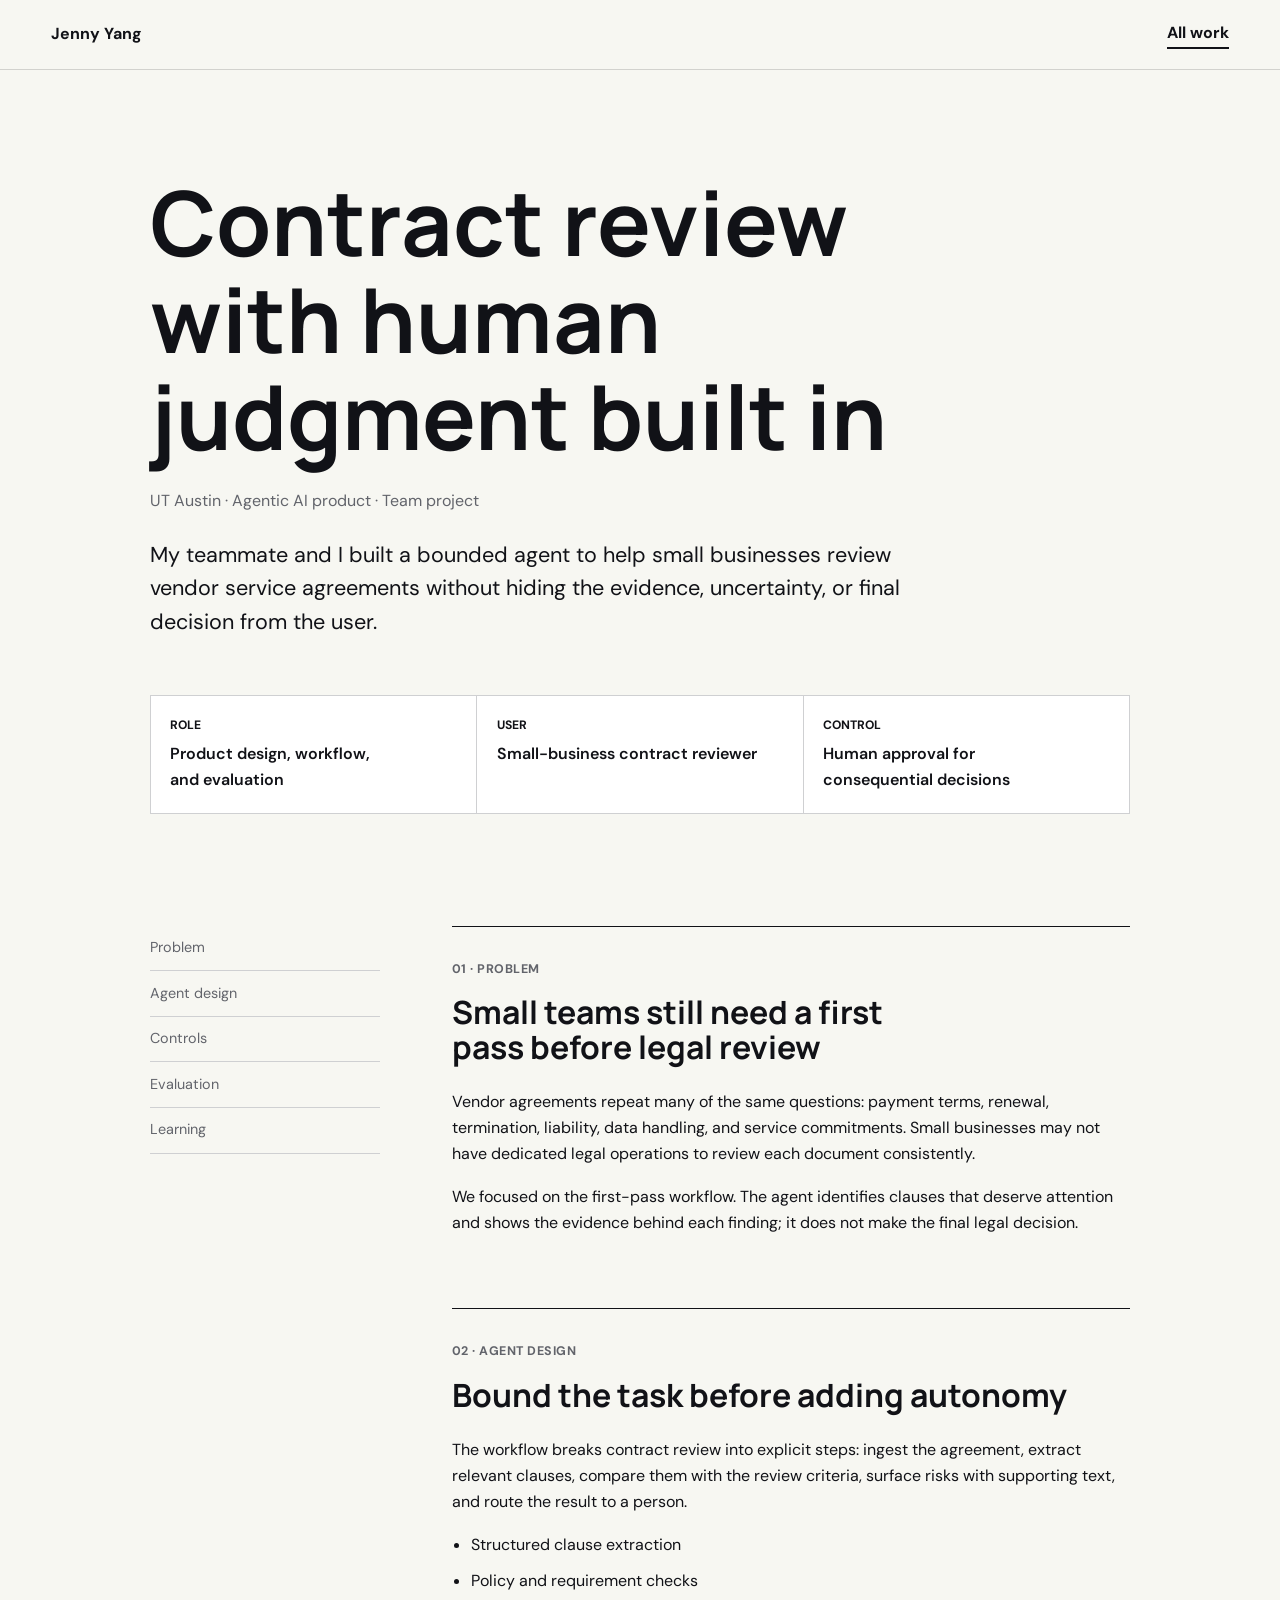
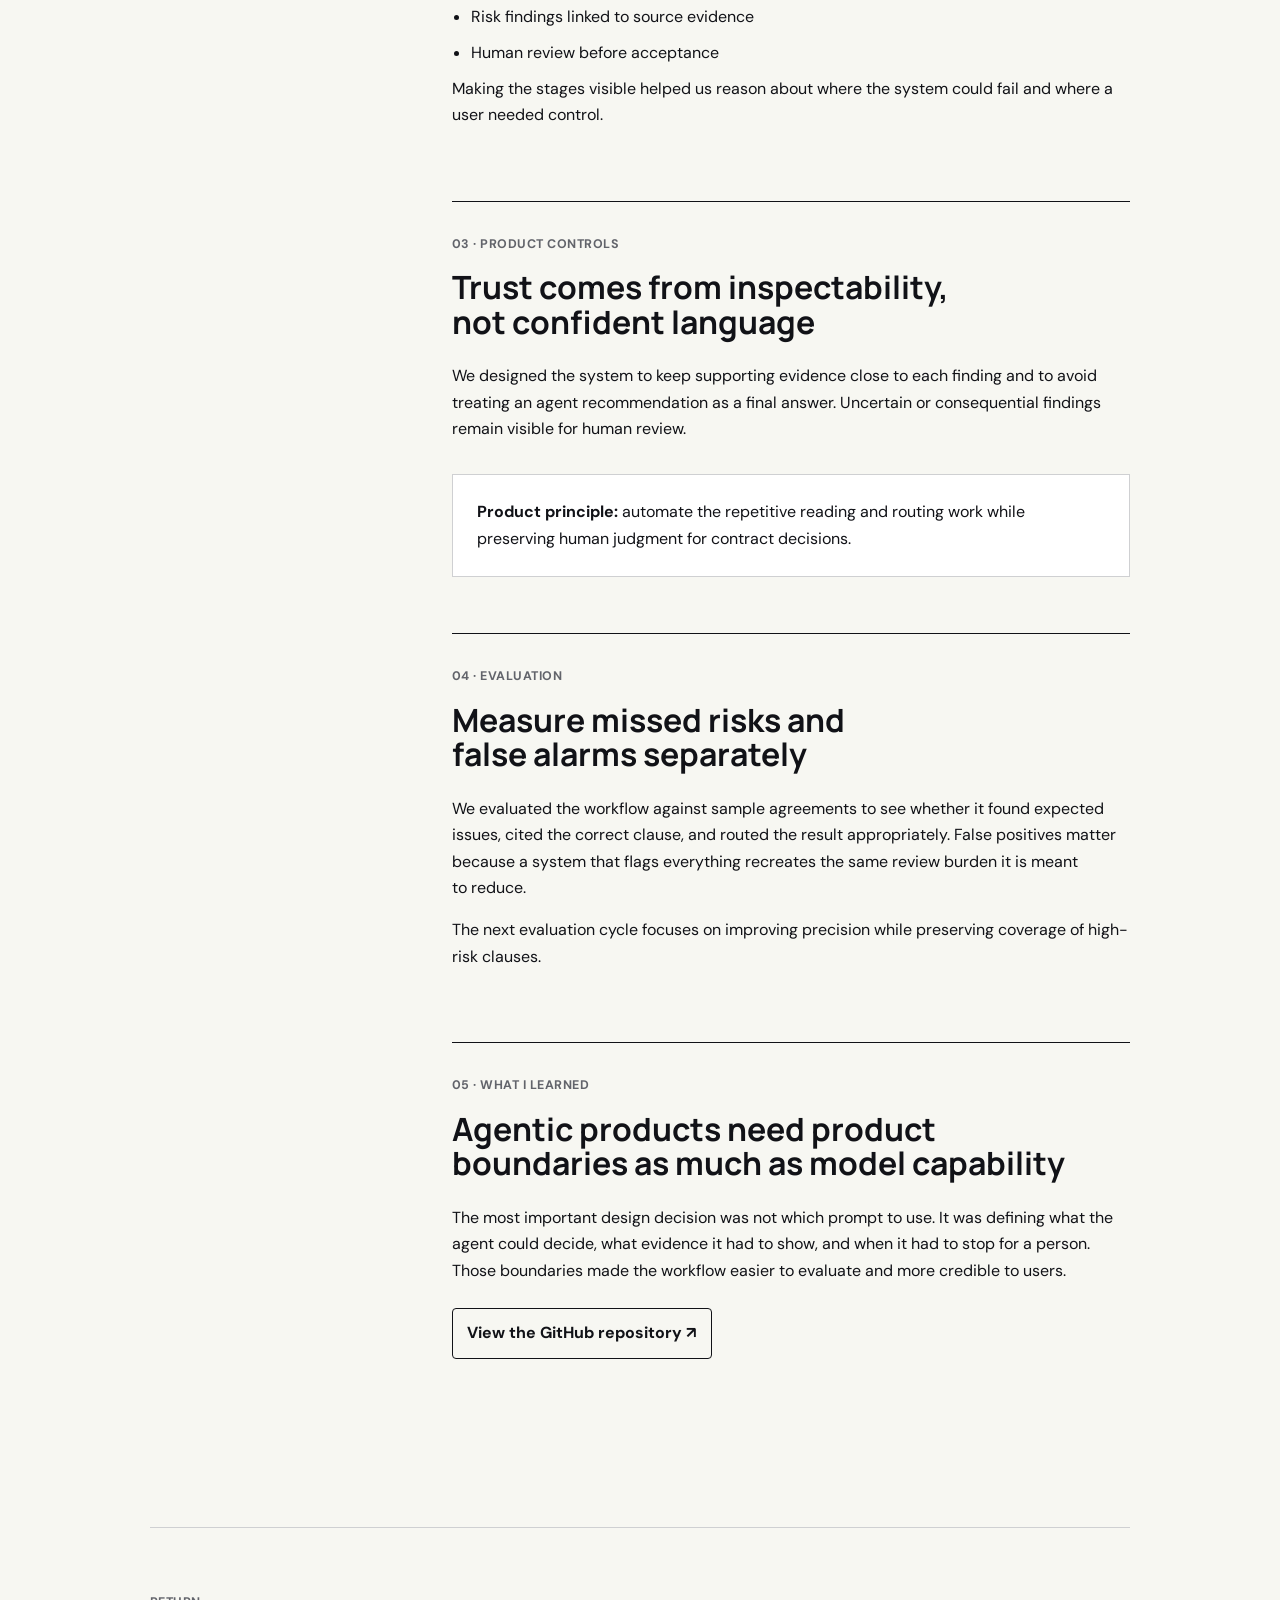
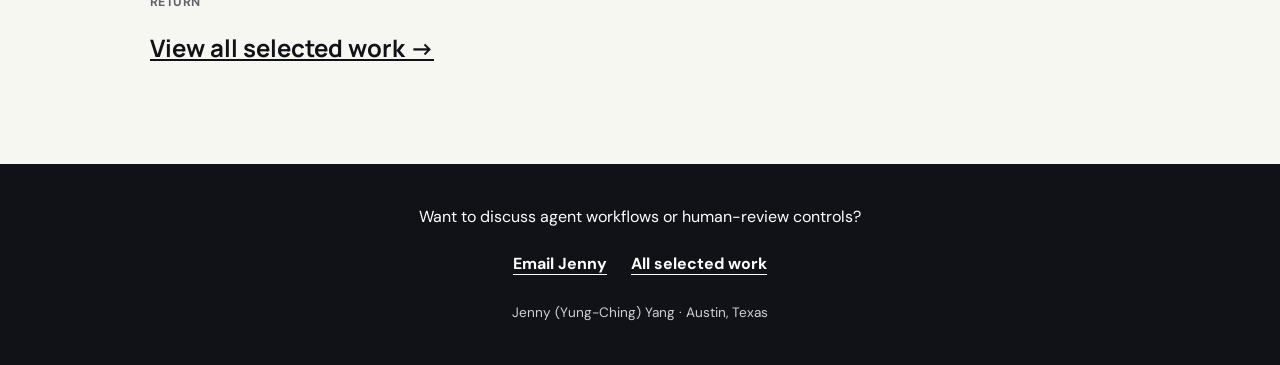
<file: projects/contract-review-agent/index.html>
<!doctype html>
<html lang="en">
  <head>
    <meta charset="UTF-8" />
    <meta name="viewport" content="width=device-width, initial-scale=1.0" />
    <meta name="description" content="Jenny Yang co-built a bounded contract review agent for small businesses, with source evidence, uncertainty handling, and human approval checkpoints." />
    <meta name="author" content="Jenny (Yung-Ching) Yang" />
    <link rel="canonical" href="https://jjjjeny.github.io/projects/contract-review-agent/" />
    <meta property="og:type" content="article" />
    <meta property="og:title" content="Contract Review Agent | Jenny Yang" />
    <meta property="og:description" content="An agentic product case study in bounded workflows, evidence, evaluation, and human review." />
    <meta property="og:url" content="https://jjjjeny.github.io/projects/contract-review-agent/" />
    <meta property="og:image" content="https://jjjjeny.github.io/assets/jenny-headshot.jpg" />
    <title>Contract Review Agent | Jenny Yang</title>
    <link rel="icon" type="image/webp" href="../../assets/yc-icon.webp" />
    <link rel="preconnect" href="https://fonts.googleapis.com" /><link rel="preconnect" href="https://fonts.gstatic.com" crossorigin />
    <link href="https://fonts.googleapis.com/css2?family=DM+Sans:wght@400;500;600;700&amp;family=Manrope:wght@500;600;700;800&amp;display=swap" rel="stylesheet" />
    <link rel="stylesheet" href="../../project.css?v=20261117-quiet" />
    <script type="application/ld+json">
      {"@context":"https://schema.org","@type":"SoftwareSourceCode","name":"Contract Review Agent","author":{"@type":"Person","name":"Jenny Yang","url":"https://jjjjeny.github.io/"},"codeRepository":"https://github.com/JJJJeny/contract-review-agent","url":"https://jjjjeny.github.io/projects/contract-review-agent/","about":["Agentic AI","Contract review","Human in the loop","AI evaluation"]}
    </script>
  </head>
  <body>
    <header class="site-header"><a href="../../">Jenny Yang</a><a href="../../#work">All work</a></header>
    <main>
      <section class="case-hero">
        <h1>Contract review with human judgment built in</h1>
        <p class="case-context">UT Austin &middot; Agentic AI product &middot; Team project</p>
        <p class="dek">My teammate and I built a bounded agent to help small businesses review vendor service agreements without hiding the evidence, uncertainty, or final decision from the user.</p>
        <dl class="case-facts"><div><dt>Role</dt><dd>Product design, workflow, and evaluation</dd></div><div><dt>User</dt><dd>Small-business contract reviewer</dd></div><div><dt>Control</dt><dd>Human approval for consequential decisions</dd></div></dl>
      </section>
      <div class="case-body">
        <nav class="case-nav" aria-label="Case study sections" data-section-nav><a href="#problem">Problem</a><a href="#workflow">Agent design</a><a href="#controls">Controls</a><a href="#evaluation">Evaluation</a><a href="#learning">Learning</a></nav>
        <article class="case-content">
          <section id="problem"><p class="eyebrow">01 &middot; Problem</p><h2>Small teams still need a first pass before legal review</h2><p>Vendor agreements repeat many of the same questions: payment terms, renewal, termination, liability, data handling, and service commitments. Small businesses may not have dedicated legal operations to review each document consistently.</p><p>We focused on the first-pass workflow. The agent identifies clauses that deserve attention and shows the evidence behind each finding; it does not make the final legal decision.</p></section>
          <section id="workflow"><p class="eyebrow">02 &middot; Agent design</p><h2>Bound the task before adding autonomy</h2><p>The workflow breaks contract review into explicit steps: ingest the agreement, extract relevant clauses, compare them with the review criteria, surface risks with supporting text, and route the result to a person.</p><ul><li>Structured clause extraction</li><li>Policy and requirement checks</li><li>Risk findings linked to source evidence</li><li>Human review before acceptance</li></ul><p>Making the stages visible helped us reason about where the system could fail and where a user needed control.</p></section>
          <section id="controls"><p class="eyebrow">03 &middot; Product controls</p><h2>Trust comes from inspectability, not confident language</h2><p>We designed the system to keep supporting evidence close to each finding and to avoid treating an agent recommendation as a final answer. Uncertain or consequential findings remain visible for human review.</p><div class="callout"><strong>Product principle:</strong> automate the repetitive reading and routing work while preserving human judgment for contract decisions.</div></section>
          <section id="evaluation"><p class="eyebrow">04 &middot; Evaluation</p><h2>Measure missed risks and false alarms separately</h2><p>We evaluated the workflow against sample agreements to see whether it found expected issues, cited the correct clause, and routed the result appropriately. False positives matter because a system that flags everything recreates the same review burden it is meant to reduce.</p><p>The next evaluation cycle focuses on improving precision while preserving coverage of high-risk clauses.</p></section>
          <section id="learning"><p class="eyebrow">05 &middot; What I learned</p><h2>Agentic products need product boundaries as much as model capability</h2><p>The most important design decision was not which prompt to use. It was defining what the agent could decide, what evidence it had to show, and when it had to stop for a person. Those boundaries made the workflow easier to evaluate and more credible to users.</p><div class="artifact-links"><a href="https://github.com/JJJJeny/contract-review-agent" target="_blank" rel="noreferrer">View the GitHub repository &nearr;</a></div></section>
        </article>
      </div>
      <div class="next-project"><p class="eyebrow">Return</p><a href="../../#work">View all selected work &rarr;</a></div>
    </main>
    <footer><p>Want to discuss agent workflows or human-review controls?</p><a href="mailto:yungching68@gmail.com">Email Jenny</a><a href="../../#work">All selected work</a><p class="footer-identity">Jenny (Yung-Ching) Yang &middot; Austin, Texas</p></footer>
    <script src="../../navigation.js" defer></script>
  </body>
</html>
</file>
<file: styles.css>
:root {
  --ink: #111217;
  --paper: #f7f7f2;
  --white: #ffffff;
  --blue: #1d23c8;
  --blue-dark: #11156f;
  --coral: #ff6847;
  --coral-text: #b53620;
  --mint: #bff2df;
  --line: #cfd0d2;
  --muted: #62646b;
  --surface: #f0f3ef;
  --meter-track: #dcebe3;
  --meter-fill: #42765e;
  --max: 1180px;
}

* {
  box-sizing: border-box;
}

html {
  scroll-behavior: smooth;
}

body {
  margin: 0;
  color: var(--ink);
  background: var(--paper);
  font-family: "DM Sans", Arial, sans-serif;
  font-size: 1rem;
  line-height: 1.6;
  letter-spacing: 0;
}

a {
  color: inherit;
}

img {
  display: block;
  max-width: 100%;
}

.skip-link {
  position: fixed;
  top: 0.75rem;
  left: 0.75rem;
  z-index: 100;
  padding: 0.75rem 1rem;
  background: var(--ink);
  color: var(--white);
  transform: translateY(-150%);
}

.skip-link:focus {
  transform: translateY(0);
}

.site-header {
  position: sticky;
  top: 0;
  z-index: 20;
  display: grid;
  grid-template-columns: 1fr auto 1fr;
  align-items: center;
  min-height: 72px;
  padding: 0 4vw;
  border-bottom: 1px solid rgba(17, 18, 23, 0.16);
  background: rgba(247, 247, 242, 0.94);
  backdrop-filter: blur(14px);
}

.wordmark {
  width: 38px;
  height: 38px;
  display: block;
  overflow: hidden;
  border: 1px solid rgba(17, 18, 23, 0.18);
  border-radius: 6px;
  text-decoration: none;
}

.wordmark img {
  width: 100%;
  height: 100%;
  object-fit: cover;
}

nav {
  display: flex;
  gap: 2rem;
}

nav a,
.header-link {
  font-size: 0.92rem;
  font-weight: 600;
  text-decoration: none;
}

nav a {
  display: inline-flex;
  align-items: center;
  min-height: 44px;
}
nav a[aria-current="location"] {
  color: var(--blue);
  text-decoration: underline;
  text-underline-offset: .4rem;
}
a:focus-visible, summary:focus-visible {
  outline: 2px solid var(--blue);
  outline-offset: 4px;
}
::selection { color: var(--white); background: var(--blue); }

nav a:hover,
.header-link:hover,
.text-link:hover {
  color: var(--blue);
}

.header-link {
  justify-self: end;
  padding-bottom: 0.15rem;
  border-bottom: 2px solid currentColor;
}

.hero {
  width: min(1320px, 92vw);
  min-height: min(650px, calc(85svh - 72px));
  margin: 0 auto;
  display: grid;
  grid-template-columns: minmax(300px, 0.72fr) minmax(0, 1.28fr);
  grid-template-areas: "portrait copy";
  column-gap: clamp(3rem, 7vw, 7rem);
  align-items: center;
  padding: 4.5rem 0 3rem;
}

.eyebrow,
.project-meta,
.section-index {
  margin: 0 0 1rem;
  color: var(--muted);
  font-size: 0.79rem;
  font-weight: 700;
  text-transform: uppercase;
}

h1,
h2,
h3,
p {
  letter-spacing: 0;
}

h1,
h2,
h3 {
  font-family: "Manrope", Arial, sans-serif;
  line-height: 1.06;
}

h1 {
  max-width: none;
  margin: 0;
  font-size: clamp(5.5rem, 8vw, 8rem);
  font-weight: 800;
}

.hero-copy {
  grid-area: copy;
  min-width: 0;
  width: max-content;
  max-width: 100%;
}

.hero-values {
  display: flex;
  justify-content: center;
  flex-wrap: wrap;
  gap: 0;
  margin: 1.6rem 0 0;
  color: var(--blue);
  font-family: "Manrope", Arial, sans-serif;
  font-size: clamp(1.2rem, 2vw, 1.65rem);
  font-weight: 700;
  letter-spacing: -0.02em;
}

.hero-values span + span::before {
  content: "/";
  margin: 0 0.8em;
  color: var(--coral);
  font-weight: 500;
}

.portrait-wrap {
  grid-area: portrait;
  position: relative;
  width: min(100%, 390px);
  justify-self: center;
}

.avatar-stage {
  position: relative;
  display: block;
  width: 100%;
  padding: 0;
  border: 0;
  background: transparent;
  color: var(--ink);
  cursor: pointer;
  -webkit-tap-highlight-color: transparent;
}

.avatar-stage:focus-visible {
  outline: 2px solid var(--blue);
  outline-offset: 6px;
  border-radius: 12px;
}

.jenny-avatar { display: block; width: 100%; height: auto; }
.avatar-eyes { transform-origin: 212px 184px; }
.motion-enabled .avatar-eyes { animation: avatar-blink 6s infinite; }
.avatar-pupils { transform: translate(var(--gaze-x, 0px), var(--gaze-y, 0px)); }
.avatar-hand { opacity: 0; transform-origin: 320px 347px; }
.avatar-greeting { opacity: 0; }
.is-waving .avatar-hand { opacity: 1; animation: avatar-wave 1.4s ease-in-out; }
.is-waving .avatar-greeting { opacity: 1; }
.visually-hidden {
  position: absolute;
  width: 1px;
  height: 1px;
  overflow: hidden;
  clip-path: inset(50%);
  white-space: nowrap;
}
@keyframes avatar-blink {
  0%, 44%, 48%, 100% { transform: scaleY(1); }
  46% { transform: scaleY(.08); }
}
@keyframes avatar-wave {
  0%, 100% { transform: rotate(0); }
  20%, 60% { transform: rotate(12deg); }
  40%, 80% { transform: rotate(-9deg); }
}
@media (prefers-reduced-motion: reduce) {
  .motion-enabled .avatar-eyes,
  .is-waving .avatar-hand { animation: none; }
  .avatar-pupils { transform: none; }
}
.motion-paused .avatar-eyes,
.motion-paused .avatar-hand { animation: none; }
.motion-paused .avatar-pupils { transform: none; }

.portrait {
  width: 100%;
  height: auto;
  aspect-ratio: 1;
  object-fit: cover;
  object-position: center 36%;
  border-radius: 50%;
  filter: saturate(0.88) contrast(1.04);
}

.portrait-note {
  position: relative;
  width: 100%;
  margin: 1rem 0 0;
  padding: 0;
  color: var(--muted);
  font-family: "Manrope", sans-serif;
  font-size: 0.82rem;
  font-weight: 600;
  line-height: 1.5;
  text-align: center;
}

.section {
  width: min(var(--max), 92vw);
  margin: 0 auto;
  padding: 7rem 0;
  scroll-margin-top: 90px;
}

.work-section {
  padding-top: 3.5rem;
}

.section-heading {
  display: block;
  margin-bottom: 3rem;
}

.section-index {
  color: var(--coral-text);
}

h2 {
  max-width: 780px;
  margin: 0;
  font-size: 3.4rem;
  text-wrap: balance;
}

p, dd { text-wrap: pretty; }

.text-link {
  font-weight: 700;
  text-underline-offset: 0.22rem;
}

.selected-work-grid {
  display: grid;
  grid-template-columns: repeat(3, minmax(0, 1fr));
  gap: 1.25rem;
}

.selected-card {
  min-width: 0;
  display: flex;
  flex-direction: column;
  overflow: hidden;
  border: 1px solid #d9dce5;
  border-radius: 8px;
  background: var(--white);
}

.selected-visual {
  height: 250px;
}

.cloudflare-summary {
  display: flex;
  flex-direction: column;
  justify-content: center;
  padding: 1.75rem;
  background: var(--surface);
  color: var(--ink);
}

.cloudflare-summary p {
  margin: 0 0 1rem;
  color: #3b574a;
  font-size: 0.8rem;
  font-weight: 700;
  text-transform: uppercase;
}

.cloudflare-summary strong {
  font-family: "Manrope", sans-serif;
  font-size: 3.75rem;
  line-height: 1;
}

.cloudflare-summary span {
  margin-top: 0.55rem;
  font-size: 0.94rem;
}

.meter {
  width: 100%;
  flex: 0 0 12px;
  height: 12px;
  min-height: 12px;
  margin-top: 1.25rem;
  background: var(--meter-track);
}

.meter i {
  display: block;
  width: 60%;
  height: 100%;
  background: var(--meter-fill);
}

.cloudflare-summary small {
  margin-top: 0.65rem;
  color: #3b574a;
}

@media (min-width: 1000px) {
  h1 {
    max-width: none;
    white-space: nowrap;
  }

  .section-heading h2 {
    max-width: none;
  }

  .work-section .section-heading h2 {
    font-size: 3.1rem;
  }

  .additional-work .section-heading h2 {
    font-size: 3.1rem;
  }

  .about-section .section-heading h2 {
    font-size: 3rem;
  }
}

.evaluation-summary,
.agent-summary {
  display: flex;
  flex-direction: column;
  justify-content: space-between;
  padding: 1.75rem;
}

.evaluation-summary {
  background: #f1f0ea;
  color: var(--ink);
}

.evaluation-summary p,
.agent-summary p {
  margin: 0;
  font-size: 0.78rem;
  font-weight: 700;
  text-transform: uppercase;
}

.evaluation-summary strong {
  font-family: "Manrope", sans-serif;
  font-size: 2.2rem;
}

.evaluation-summary span,
.evaluation-summary small,
.agent-summary small {
  font-size: 0.86rem;
}

.agent-summary {
  background: #e4efe8;
  color: #123c35;
}

.agent-flow {
  display: grid;
  grid-template-columns: 1fr auto 1fr auto 1fr;
  align-items: center;
  gap: 0.45rem;
}

.agent-flow span {
  padding: 0.8rem 0.4rem;
  border: 1px solid currentColor;
  border-radius: 4px;
  text-align: center;
  font-family: "Manrope", sans-serif;
  font-size: 0.82rem;
  font-weight: 700;
}

.agent-flow b {
  font-weight: 700;
}

.selected-card-copy {
  flex: 1;
  display: flex;
  flex-direction: column;
  padding: 1.7rem;
}

.selected-card-copy h3 {
  min-height: 3.8em;
  margin: 0;
  font-size: 1.65rem;
  line-height: 1.2;
}

.selected-card-copy h3 a {
  text-decoration: none;
  text-underline-offset: .18em;
}
.selected-card-copy h3 a:hover {
  color: var(--blue);
  text-decoration: underline;
}

.selected-card-copy > p:not(.project-meta, .coming-soon) {
  margin: 1rem 0 0;
  color: #4c4f58;
  font-size: 0.96rem;
}

.project-evidence {
  margin: 1.35rem 0 1.5rem;
}

.project-evidence div {
  display: grid;
  grid-template-columns: 72px 1fr;
  gap: 0.65rem;
  padding: 0.7rem 0;
  border-top: 1px solid #d9dce5;
  font-size: 0.86rem;
  line-height: 1.45;
}

.project-evidence dt {
  color: var(--ink);
  font-weight: 700;
}

.project-evidence dd {
  margin: 0;
}

.selected-card-copy .text-link,
.coming-soon {
  margin-top: auto;
}

.coming-soon {
  color: var(--blue-dark);
  font-weight: 700;
}

.additional-work {
  padding-top: 4rem;
}

.project-grid {
  display: grid;
  grid-template-columns: repeat(3, minmax(0, 1fr));
  border-top: 1px solid var(--ink);
  border-bottom: 1px solid var(--ink);
}

.project-card {
  min-width: 0;
  padding: 0 1.4rem 2rem;
  border-right: 1px solid var(--line);
}

.project-card:first-child {
  padding-left: 0;
}

.project-card:last-child {
  padding-right: 0;
  border-right: 0;
}

.project-card > img {
  width: 100%;
  height: auto;
  aspect-ratio: auto;
  margin-bottom: 1.8rem;
  padding: 0.6rem;
  object-fit: contain;
  border-radius: 0 0 6px 6px;
  background: #eef1f4;
}

.project-card h3,
.research-row h3 {
  margin: 0;
  font-size: 1.45rem;
  line-height: 1.25;
}

.project-card-copy > p:not(.project-meta) {
  color: var(--muted);
}

details {
  margin-top: 1.4rem;
  padding-top: 1rem;
  border-top: 1px solid var(--line);
}

summary {
  cursor: pointer;
  color: var(--ink);
  font-weight: 700;
}

details p {
  margin: 0.9rem 0 0;
  color: #45474e;
  font-size: 0.92rem;
}

.research-row {
  display: grid;
  grid-template-columns: 0.8fr 1.2fr;
  gap: 5rem;
  padding: 6rem 0 0;
}

.research-links a,
.research-links .research-item {
  display: flex;
  justify-content: space-between;
  align-items: baseline;
  gap: 1rem;
  padding: 1.2rem 0;
  border-top: 1px solid var(--line);
  text-decoration: none;
}

.research-links .research-item {
  color: var(--ink);
}

.research-links a:last-child {
  border-bottom: 1px solid var(--line);
}

.research-links a:hover span {
  color: var(--blue);
}

.research-links span {
  font-family: "Manrope", sans-serif;
  font-weight: 700;
}

.research-links small {
  flex: 0 0 auto;
  color: var(--muted);
}

.experience-band {
  background: var(--ink);
  color: var(--white);
  scroll-margin-top: 90px;
}

.experience-inner {
  padding-top: 7rem;
  padding-bottom: 7rem;
}

.section-heading-light .eyebrow {
  color: var(--mint);
}

.timeline {
  margin-left: 0;
}

.timeline article {
  display: grid;
  grid-template-columns: 160px 1fr;
  gap: 2rem;
  padding: 2rem 0;
  border-top: 1px solid rgba(255, 255, 255, 0.24);
}

.timeline article:last-child {
  border-bottom: 1px solid rgba(255, 255, 255, 0.24);
}

.timeline-date {
  margin: 0;
  color: var(--coral);
  font-size: 0.9rem;
  font-weight: 700;
}

.timeline h3 {
  margin: 0;
  font-size: 1.45rem;
}

.timeline h3 span {
  display: block;
  margin-top: 0.35rem;
  color: var(--mint);
  font-size: 0.95rem;
}

.timeline article p:last-child {
  max-width: 700px;
  margin: 0.8rem 0 0;
  color: #cacbd0;
}

.about-grid {
  display: grid;
  grid-template-columns: 0.9fr 1.1fr;
  gap: 6rem;
  margin-left: 0;
}

.about-copy p {
  margin: 0 0 1.2rem;
  font-size: 1.18rem;
  line-height: 1.7;
}

.capability-list > div {
  display: grid;
  grid-template-columns: 46px 1fr;
  gap: 1rem;
  padding: 1.2rem 0;
  border-top: 1px solid var(--line);
}

.capability-list > div:last-child {
  border-bottom: 1px solid var(--line);
}

.capability-list span {
  color: var(--coral-text);
  font-weight: 700;
}

.capability-list p,
.capability-list strong {
  display: block;
  margin: 0;
}

.capability-list strong {
  margin-bottom: 0.25rem;
  font-family: "Manrope", sans-serif;
}

.site-footer {
  display: grid;
  grid-template-columns: 1.35fr 0.65fr;
  gap: 4rem;
  padding: 6rem max(4vw, calc((100vw - var(--max)) / 2));
  background: var(--ink);
  color: var(--white);
  scroll-margin-top: 72px;
}

.site-footer .eyebrow {
  color: var(--mint);
}

.site-footer h2 {
  max-width: 720px;
}

.footer-links {
  display: grid;
  align-content: start;
}

.footer-links a {
  padding: 0.9rem 0;
  border-bottom: 1px solid rgba(255, 255, 255, 0.32);
  font-weight: 700;
  text-decoration: none;
}

.footer-links a:hover {
  color: var(--mint);
}

.footer-links a:focus-visible { outline-color: var(--mint); }

.footer-note {
  grid-column: 1 / -1;
  margin: 2rem 0 0;
  color: #cfd0d5;
  font-size: 0.85rem;
}

@media (max-width: 800px) {
  .site-header {
    grid-template-columns: 1fr auto;
    min-height: 64px;
    padding-top: .45rem;
  }

  .site-header nav {
    display: flex;
    grid-column: 1 / -1;
    grid-row: 2;
    gap: 1.5rem;
  }
  .site-header .header-link {
    grid-column: 2;
    grid-row: 1;
  }
  .section, .site-footer, .experience-band {
    scroll-margin-top: 120px;
  }

  .hero {
    min-height: auto;
    grid-template-columns: minmax(0, 1fr);
    grid-template-areas:
      "copy"
      "portrait";
    row-gap: 1.5rem;
    padding: 2.5rem 0 2rem;
  }

  h1 {
    font-size: clamp(2.7rem, 14vw, 4.8rem);
  }

  .portrait-wrap {
    width: min(72vw, 250px);
    justify-self: center;
  }

  .hero-values {
    font-size: 1.05rem;
  }

  .selected-work-grid,
  .project-grid,
  .research-row,
  .about-grid,
  .site-footer {
    grid-template-columns: 1fr;
  }

  .section {
    padding: 5rem 0;
  }

  .work-section {
    padding-top: 3rem;
  }

  .section-heading {
    grid-template-columns: 1fr;
  }

  h2 {
    font-size: 2.35rem;
  }

  .selected-work-grid {
    gap: 1rem;
  }

  .selected-visual {
    order: 2;
    height: auto;
    min-height: 168px;
    margin: 0 1.25rem;
    padding: 1.25rem;
    border-radius: 6px;
    gap: .4rem;
  }
  .selected-card-copy { display: contents; }
  .selected-card-copy .project-meta {
    order: 0;
    margin: 1.25rem 1.25rem .6rem;
  }
  .selected-card-copy > p:not(.project-meta, .coming-soon) {
    order: 3;
    margin: 1rem 1.25rem 0;
  }
  .selected-card-copy .project-evidence {
    order: 4;
    margin: 1rem 1.25rem;
  }
  .selected-card-copy .text-link {
    order: 5;
    align-self: flex-start;
    margin: 0 1.25rem 1.25rem;
    padding: .45rem 0;
  }
  .selected-visual .meter { margin-top: .5rem; }
  .cloudflare-summary strong { font-size: 3rem; }
  .selected-visual p { margin-bottom: .35rem; }
  .selected-visual small { margin-top: .35rem; }

  .selected-card .selected-card-copy h3 {
    order: 1;
    margin: 0 1.25rem 1.2rem;
    font-size: 1.45rem;
  }

  .selected-card-copy h3 {
    min-height: 0;
  }

  .project-card,
  .project-card:first-child,
  .project-card:last-child {
    padding: 0 0 2.5rem;
    border-right: 0;
    border-bottom: 1px solid var(--line);
  }

  .project-card:last-child {
    border-bottom: 0;
  }

  .research-row {
    gap: 2rem;
    padding-top: 4rem;
  }

  .timeline,
  .about-grid {
    margin-left: 0;
  }

  .timeline article {
    grid-template-columns: 1fr;
    gap: 0.5rem;
  }

  .site-footer {
    gap: 3rem;
    padding: 5rem 4vw;
  }
}

@media (prefers-reduced-motion: reduce) {
  html {
    scroll-behavior: auto;
  }
}
</file>
<file: project.css>
:root {
  --ink: #111217;
  --paper: #f7f7f2;
  --white: #ffffff;
  --blue: #1d23c8;
  --coral: #ff6847;
  --mint: #bff2df;
  --line: #cfd0d2;
  --muted: #62646b;
  --surface: #f0f3ef;
  --max: 980px;
}

* { box-sizing: border-box; }
html { scroll-behavior: smooth; }
body {
  margin: 0;
  color: var(--ink);
  background: var(--paper);
  font-family: "DM Sans", Arial, sans-serif;
  line-height: 1.65;
}
a { color: inherit; }
::selection { background: var(--blue); color: var(--white); }
a:focus-visible { outline: 2px solid var(--blue); outline-offset: 4px; }
h1, h2, h3 { text-wrap: balance; }
p, dd, li { text-wrap: pretty; }
.site-header {
  position: sticky;
  top: 0;
  z-index: 10;
  display: flex;
  justify-content: space-between;
  align-items: center;
  min-height: 70px;
  padding: 0 4vw;
  border-bottom: 1px solid rgba(17, 18, 23, 0.16);
  background: rgba(247, 247, 242, 0.95);
  backdrop-filter: blur(14px);
}
.site-header a { font-weight: 700; text-decoration: none; }
.site-header a:last-child { border-bottom: 2px solid currentColor; }
.case-hero,
.case-body,
.next-project {
  width: min(var(--max), 90vw);
  margin: 0 auto;
}
.case-hero { padding: 6.5rem 0 5rem; }
.eyebrow {
  margin: 0 0 1rem;
  color: var(--muted);
  font-size: 0.78rem;
  font-weight: 700;
  letter-spacing: 0.04em;
  text-transform: uppercase;
}
h1, h2, h3 { font-family: "Manrope", Arial, sans-serif; line-height: 1.08; }
h1 { max-width: 900px; margin: 0; font-size: clamp(3rem, 7vw, 5.9rem); }
.case-context { margin: 1.5rem 0 0; color: var(--muted); }
.dek { max-width: 760px; margin: 1.5rem 0 0; font-size: 1.35rem; line-height: 1.55; }
.case-facts {
  display: grid;
  grid-template-columns: repeat(3, 1fr);
  gap: 1px;
  margin-top: 3.5rem;
  border: 1px solid var(--line);
  background: var(--line);
}
.case-facts div { padding: 1.2rem; background: var(--white); }
.case-facts dt { color: var(--ink); font-size: 0.76rem; font-weight: 700; text-transform: uppercase; }
.case-facts dd { margin: 0.35rem 0 0; font-weight: 600; }
.case-body {
  display: grid;
  grid-template-columns: 230px minmax(0, 1fr);
  gap: 4.5rem;
  padding: 1rem 0 7rem;
}
.case-nav { position: sticky; top: 100px; align-self: start; }
.case-nav a {
  display: block;
  padding: 0.65rem 0;
  border-bottom: 1px solid var(--line);
  color: var(--muted);
  font-size: 0.9rem;
  text-decoration: none;
}
.case-nav a:hover,
.case-nav a[aria-current="location"] { color: var(--blue); }
.case-nav a[aria-current="location"] { font-weight: 700; }
.case-content section { padding: 2rem 0 3.5rem; border-top: 1px solid var(--ink); scroll-margin-top: 100px; }
.case-content h2 { margin: 0 0 1.5rem; font-size: 2rem; }
.case-content h3 { margin: 2rem 0 0.7rem; font-size: 1.15rem; }
.case-content p { margin: 0 0 1rem; }
.case-content ul { margin: 1rem 0 0; padding-left: 1.2rem; }
.case-content li { margin: 0.6rem 0; }
.metric-grid {
  display: grid;
  grid-template-columns: repeat(2, 1fr);
  gap: 1rem;
  margin: 1.5rem 0;
}
.metric {
  min-height: 170px;
  padding: 1.5rem;
  border-radius: 6px;
  border: 1px solid var(--line);
  background: var(--surface);
  color: var(--ink);
}
.metric strong { display: block; font-family: "Manrope", sans-serif; font-size: 2.5rem; line-height: 1; }
.metric span { display: block; margin-top: 0.8rem; color: #3b574a; }
.callout { margin: 2rem 0 0; padding: 1.5rem; border: 1px solid var(--line); background: var(--white); }
.decision-record { margin-top: 2rem; }
.decision-record .artifact-note { font-size: .85rem; color: var(--muted); }
.decision-record dl { margin: 1.25rem 0 0; }
.decision-record dl > div { display: grid; grid-template-columns: 1fr 2fr; gap: 1.25rem; padding: 1.25rem 0; border-top: 1px solid var(--line); }
.decision-record dt { font-weight: 700; }
.decision-record dd { margin: 0; }
.architecture-figure {
  margin: 2rem 0 0;
  padding: 0;
}
.architecture-figure a {
  display: block;
  border: 1px solid var(--line);
  border-radius: 8px;
  overflow: hidden;
  background: var(--white);
}
.architecture-figure img {
  display: block;
  width: 100%;
  height: auto;
}
.architecture-figure figcaption {
  margin-top: 0.7rem;
  color: var(--muted);
  font-size: 0.86rem;
}
.artifact-links { display: flex; flex-wrap: wrap; gap: 0.8rem; margin-top: 1.5rem; }
.artifact-links a {
  padding: 0.7rem 0.9rem;
  border: 1px solid var(--ink);
  border-radius: 4px;
  font-weight: 700;
  text-decoration: none;
}
.artifact-links a:hover { background: var(--ink); color: var(--white); }
.next-project { padding: 4rem 0 6rem; border-top: 1px solid var(--line); }
.next-project a { font-family: "Manrope", sans-serif; font-size: 1.5rem; font-weight: 700; }
footer { padding: 2.5rem 4vw; background: var(--ink); color: var(--white); text-align: center; }
footer p { margin: 0; }
footer a { display: inline-flex; align-items: center; min-height: 44px; margin: .75rem .75rem 0; text-underline-offset: .3em; font-weight: 700; }
footer a:focus-visible { outline-color: var(--mint); }
footer .footer-identity { margin-top: 1rem; color: #cfd0d5; font-size: .85rem; }

@media (max-width: 760px) {
  .case-hero { padding: 4rem 0 3rem; }
  .case-facts, .case-body, .metric-grid { grid-template-columns: 1fr; }
  .case-body { gap: 1rem; }
  .case-nav { position: static; display: flex; flex-wrap: wrap; gap: 0.5rem 1rem; }
  .case-nav a { border-bottom: 0; }
  .decision-record dl > div { grid-template-columns: 1fr; gap: .5rem; }
}

@media (prefers-reduced-motion: reduce) { html { scroll-behavior: auto; } }
</file>
